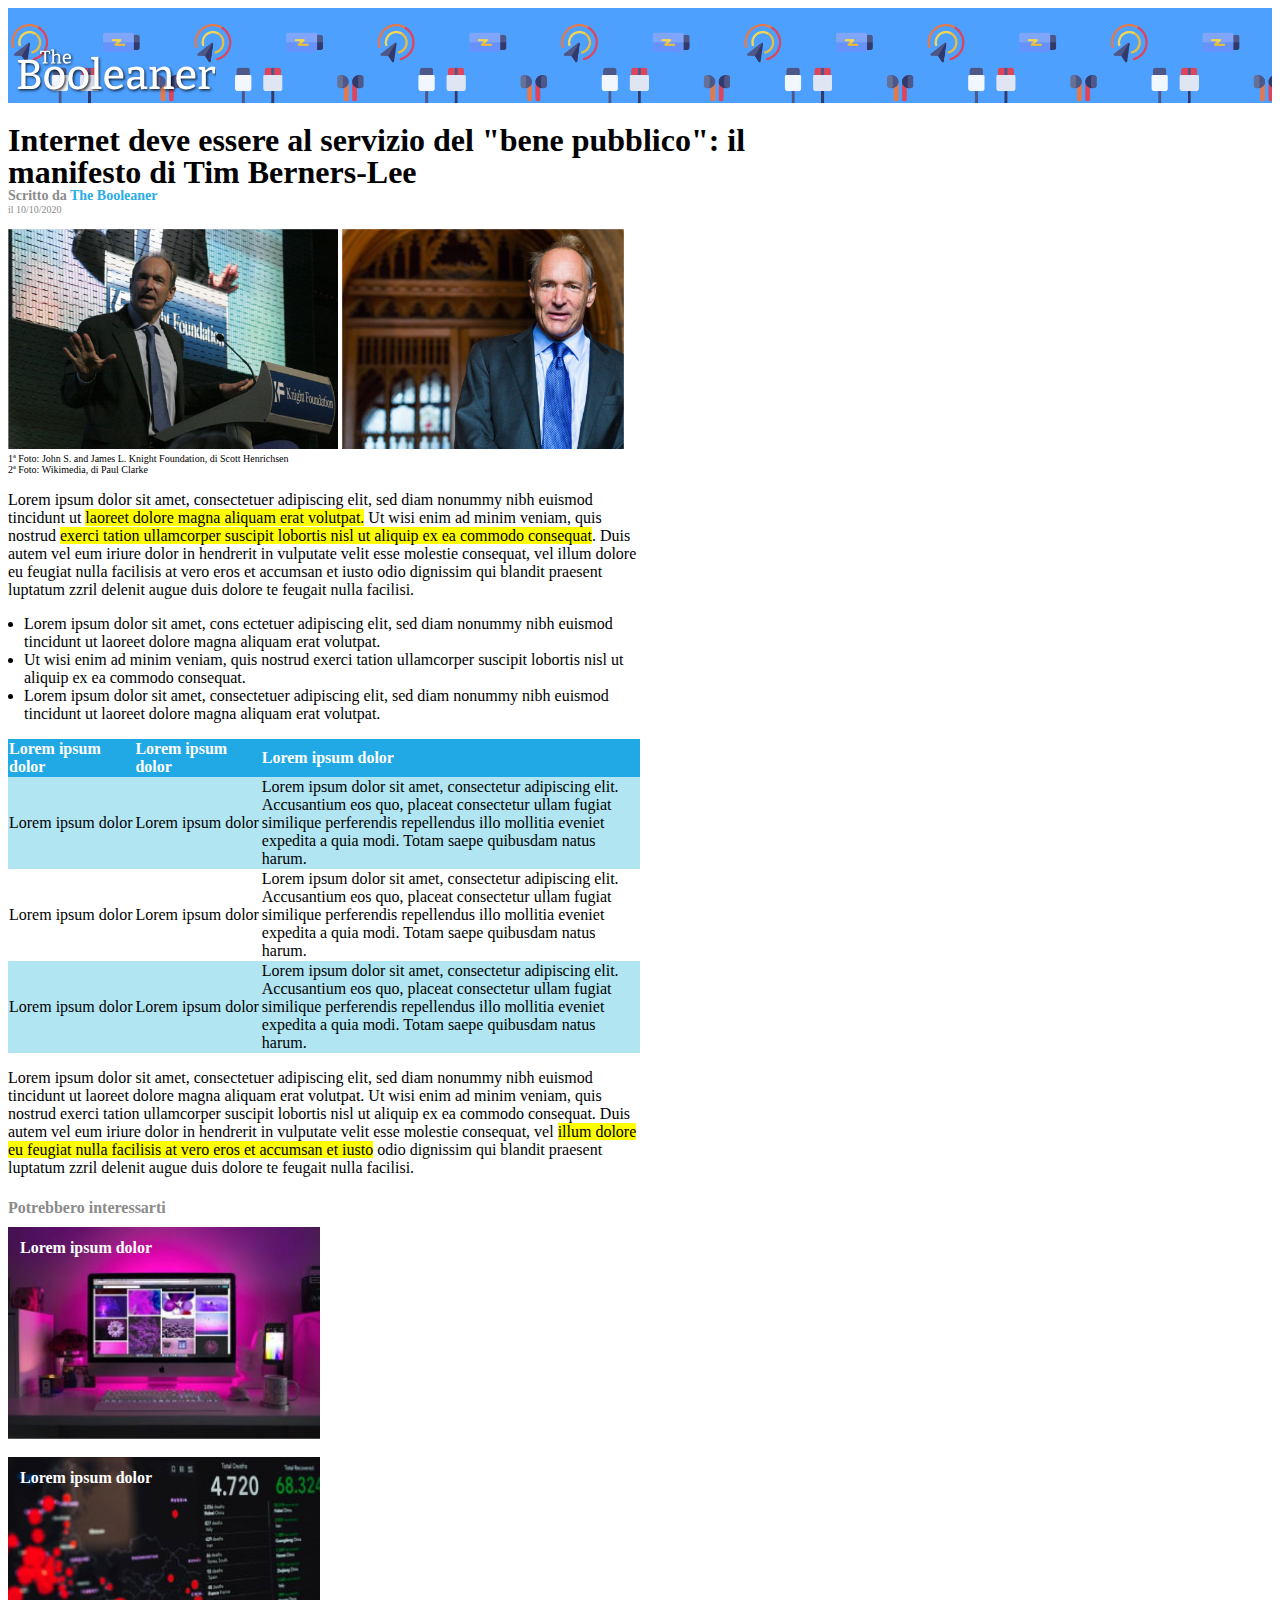
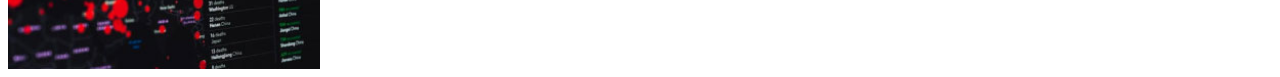
<file: html-css-booleaner/index.html>
<!DOCTYPE html>
<html lang="en">

<head>
    <meta charset="UTF-8">
    <meta name="viewport" content="width=device-width, initial-scale=1.0">
    <title>The Booleaner</title>
    <!--Sto collegando alla pagina html il foglio di stile-->
    <link rel="stylesheet" href="./css/style.css">
</head>

<body>
    <header> <!--è di tipo block dunque sarà l'immagine che inserirò a definire la sua dimensione-->
        <!--assegno un id all'immagine così da impostare le dimensioni nello stile css-->
        <img id="logo" src="./img/logo.svg" alt="The Booleaner img">
    </header>

    <main>
        <section> <!-- Sto creando la sezione TITOLO con didascalia-->
            <h1>Internet deve essere al servizio del "bene pubblico": il <br>manifesto di Tim Berners-Lee</h1>
            <p class="info-autore">Scritto da <span style="color: rgb(41, 173, 230)">The Booleaner</span>
                <!--ho inserito uno stile css in linea senza richiamo al foglio-->
                <br>
                <span class="info-autore-data">il 10/10/2020</span>
            </p>
        </section>


        <section> <!-- Sto creando la sezione FOTO con didascalia-->
            <div id="immagini">
                <!--Sto usando un ID perchhè voglio usare queste impostazioni solo per questa sezione foto-->
                <img src="./img/tim-1.jpg" alt="Tim Berners-Lee 1">
                <img src="./img/tim-2.jpg" alt="Tim Berners-Lee 2">
                <div id="didascalia-immagini">
                    <!--inserendo un DIV essendo di tipo blocco le didascalie vanno a capo e posso impostare lo stile su CSS-->
                    1ª Foto: John S. and James L. Knight Foundation, di Scott Henrichsen
                    <br>
                    2ª Foto: Wikimedia, di Paul Clarke
                </div>
            </div>
        </section>
        <article style="width: 50%;">
            <!-- Sto creando la sezione ARTICOLO con testo e immagini e ho impostato la larghezza al 50% rispetto al contenitore BODY inserendo una proprietà CSS direttamente nel foglio html-->
            <p>
                Lorem ipsum dolor sit amet, consectetuer adipiscing elit, sed diam nonummy nibh euismod tincidunt ut
                <mark>laoreet dolore magna aliquam erat volutpat.</mark> Ut wisi enim ad minim veniam, quis nostrud
                <span class="testo-evidenziato">exerci tation ullamcorper suscipit lobortis nisl ut aliquip ex ea
                    commodo consequat</span>.
                Duis autem vel eum iriure dolor in hendrerit in vulputate velit esse molestie consequat, vel illum
                dolore eu feugiat nulla facilisis at vero eros et accumsan et iusto odio dignissim qui blandit praesent
                luptatum zzril delenit augue duis dolore te feugait nulla facilisi.
            </p>
            <ul>
                <li>Lorem ipsum dolor sit amet, cons ectetuer adipiscing elit, sed diam nonummy nibh euismod tincidunt
                    ut laoreet dolore magna aliquam erat volutpat.</li>
                <li>Ut wisi enim ad minim veniam, quis nostrud exerci tation ullamcorper suscipit lobortis nisl ut
                    aliquip ex ea commodo consequat.</li>
                <li>Lorem ipsum dolor sit amet, consectetuer adipiscing elit, sed diam nonummy nibh euismod tincidunt ut
                    laoreet dolore magna aliquam erat volutpat.</li>
            </ul>

            <table>
                <!-- Sto creando una tabella con 3 colonne e 3 righe, la prima riga è l'intestazione, in CSS ho impostato la larghezza della prima e della seconda colonna della tabella al 20% ognuna della larghezza totale rispetto al contenitore - Article -->
                <thead>
                    <tr class="head_table"> <!-- Ho inserito una classe per poterla stilizzare in CSS -->
                        <th>Lorem ipsum dolor</th>
                        <th>Lorem ipsum dolor</th>
                        <th>Lorem ipsum dolor</th>
                    </tr>
                </thead>
                <tbody>
                    <tr class="riga_azzurra"> <!-- Ho inserito una classe per poterla stilizzare in CSS -->
                        <td>Lorem ipsum dolor</td>
                        <td>Lorem ipsum dolor</td>
                        <td>Lorem ipsum dolor sit amet, consectetur adipiscing elit. Accusantium eos quo, placeat
                            consectetur ullam fugiat similique perferendis repellendus illo mollitia eveniet expedita a
                            quia modi. Totam saepe quibusdam natus harum.</td>
                    </tr>
                    <tr>
                        <td>Lorem ipsum dolor</td>
                        <td>Lorem ipsum dolor</td>
                        <td>Lorem ipsum dolor sit amet, consectetur adipiscing elit. Accusantium eos quo, placeat
                            consectetur ullam fugiat similique perferendis repellendus illo mollitia eveniet expedita a
                            quia modi. Totam saepe quibusdam natus harum.</td>
                    </tr>
                    <tr class="riga_azzurra">
                        <td>Lorem ipsum dolor</td>
                        <td>Lorem ipsum dolor</td>
                        <td>Lorem ipsum dolor sit amet, consectetur adipiscing elit. Accusantium eos quo, placeat
                            consectetur ullam fugiat similique perferendis repellendus illo mollitia eveniet expedita a
                            quia modi. Totam saepe quibusdam natus harum.</td>
                    </tr>
                </tbody>

            </table>



            <p>
                Lorem ipsum dolor sit amet, consectetuer adipiscing elit, sed diam nonummy nibh euismod tincidunt ut
                laoreet dolore magna aliquam erat volutpat. Ut wisi enim ad minim veniam, quis nostrud exerci tation
                ullamcorper suscipit lobortis nisl ut aliquip ex ea commodo consequat. Duis autem vel eum iriure dolor
                in hendrerit in vulputate velit esse molestie consequat, vel
                <span class="testo-evidenziato">illum dolore eu feugiat nulla facilisis at vero eros et accumsan et
                    iusto</span> odio dignissim qui blandit praesent luptatum zzril delenit augue duis dolore te feugait
                nulla facilisi.
            </p>
        </article>
    </main>
    <footer>
        <h4>Potrebbero interessarti</h4>
        <div id="Foto_Monitor_1">Lorem ipsum dolor</div>
        <br>
        <div id="Foto_Monitor_2">Lorem ipsum dolor</div>
    </footer>
</body>

</html>
</file>
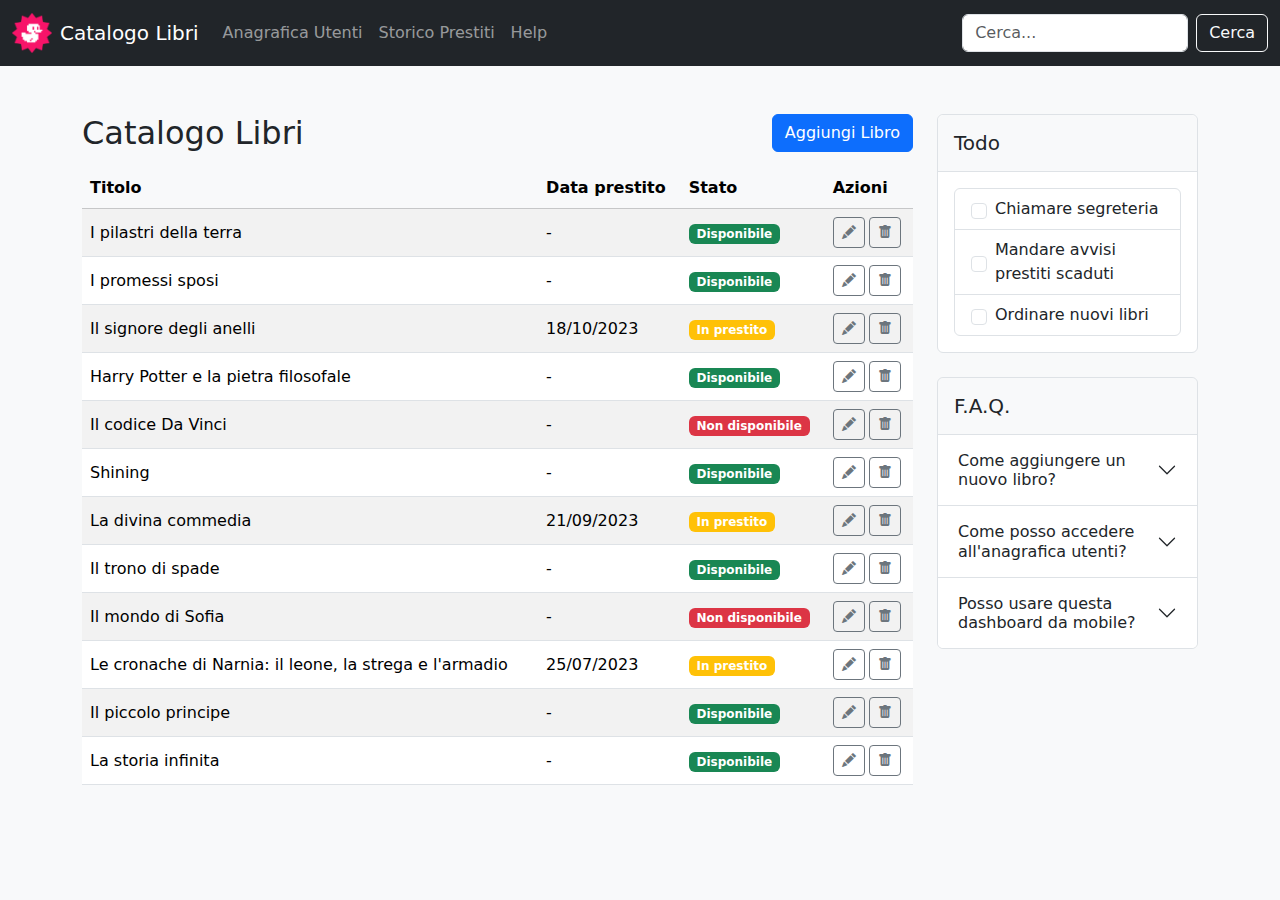
<file: html-css-bootstrap-dashboard/index.html>
<!DOCTYPE html>
<html lang="it">

<head>
  <meta charset="UTF-8">
  <meta name="viewport" content="width=device-width, initial-scale=1">
  <title>Catalogo Libri</title>
  <link href="https://cdn.jsdelivr.net/npm/bootstrap@5.3.2/dist/css/bootstrap.min.css" rel="stylesheet">
  <link href="https://cdn.jsdelivr.net/npm/bootstrap-icons@1.10.5/font/bootstrap-icons.css" rel="stylesheet">
  <style>
    body {
      background-color: #f8f9fa;
    }

    .logo-img {
      width: 40px;
    }
  </style>
</head>

<body>

  <!-- NAVBAR -->
  <nav class="navbar navbar-expand-lg navbar-dark bg-dark">
    <div class="container-fluid">
      <a class="navbar-brand d-flex align-items-center" href="#">
        <img src="img/duck.png" class="logo-img me-2" alt="Logo">
        Catalogo Libri
      </a>
      <button class="navbar-toggler" type="button" data-bs-toggle="collapse" data-bs-target="#navbarNav">
        <span class="navbar-toggler-icon"></span>
      </button>
      <div class="collapse navbar-collapse justify-content-between" id="navbarNav">
        <ul class="navbar-nav">
          <li class="nav-item"><a class="nav-link" href="#">Anagrafica Utenti</a></li>
          <li class="nav-item"><a class="nav-link" href="#">Storico Prestiti</a></li>
          <li class="nav-item"><a class="nav-link" href="#">Help</a></li>
        </ul>
        <form class="d-flex mt-3 mt-lg-0">
          <input class="form-control me-2" type="search" placeholder="Cerca..." aria-label="Cerca">
          <button class="btn btn-outline-light" type="submit">Cerca</button>
        </form>
      </div>
    </div>
  </nav>

  <!-- MAIN -->
  <div class="container my-5">
    <div class="row">
      <!-- COLONNA SINISTRA -->
      <div class="col-lg-9">
        <div class="d-flex justify-content-between align-items-center mb-3">
          <h2 class="m-0">Catalogo Libri</h2>
          <a href="new_book.html" class="btn btn-primary">Aggiungi Libro</a>
        </div>

        <!-- TABELLA -->
        <div class="table-responsive">
          <table class="table table-striped align-middle">
            <thead class="table-light">
              <tr>
                <th>Titolo</th>
                <th class="d-none d-md-table-cell">Data prestito</th>
                <th>Stato</th>
                <th>Azioni</th>
              </tr>
            </thead>
            <tbody>
              <tr>
                <td>I pilastri della terra</td>
                <td class="d-none d-md-table-cell">-</td>
                <td><span class="badge bg-success">Disponibile</span></td>
                <td>
                  <div class="d-flex gap-1"><button class="btn btn-outline-secondary btn-sm"><i
                        class="bi bi-pencil-fill"></i></button><button class="btn btn-outline-secondary btn-sm"><i
                        class="bi bi-trash-fill"></i></button></div>
                </td>
              </tr>
              <tr>
                <td>I promessi sposi</td>
                <td class="d-none d-md-table-cell">-</td>
                <td><span class="badge bg-success">Disponibile</span></td>
                <td>
                  <div class="d-flex gap-1"><button class="btn btn-outline-secondary btn-sm"><i
                        class="bi bi-pencil-fill"></i></button><button class="btn btn-outline-secondary btn-sm"><i
                        class="bi bi-trash-fill"></i></button></div>
                </td>
              </tr>
              <tr>
                <td>Il signore degli anelli</td>
                <td class="d-none d-md-table-cell">18/10/2023</td>
                <td><span class="badge bg-warning">In prestito</span></td>
                <td>
                  <div class="d-flex gap-1"><button class="btn btn-outline-secondary btn-sm"><i
                        class="bi bi-pencil-fill"></i></button><button class="btn btn-outline-secondary btn-sm"><i
                        class="bi bi-trash-fill"></i></button></div>
                </td>
              </tr>
              <tr>
                <td>Harry Potter e la pietra filosofale</td>
                <td class="d-none d-md-table-cell">-</td>
                <td><span class="badge bg-success">Disponibile</span></td>
                <td>
                  <div class="d-flex gap-1"><button class="btn btn-outline-secondary btn-sm"><i
                        class="bi bi-pencil-fill"></i></button><button class="btn btn-outline-secondary btn-sm"><i
                        class="bi bi-trash-fill"></i></button></div>
                </td>
              </tr>
              <tr>
                <td>Il codice Da Vinci</td>
                <td class="d-none d-md-table-cell">-</td>
                <td><span class="badge bg-danger">Non disponibile</span></td>
                <td>
                  <div class="d-flex gap-1"><button class="btn btn-outline-secondary btn-sm"><i
                        class="bi bi-pencil-fill"></i></button><button class="btn btn-outline-secondary btn-sm"><i
                        class="bi bi-trash-fill"></i></button></div>
                </td>
              </tr>
              <tr>
                <td>Shining</td>
                <td class="d-none d-md-table-cell">-</td>
                <td><span class="badge bg-success">Disponibile</span></td>
                <td>
                  <div class="d-flex gap-1"><button class="btn btn-outline-secondary btn-sm"><i
                        class="bi bi-pencil-fill"></i></button><button class="btn btn-outline-secondary btn-sm"><i
                        class="bi bi-trash-fill"></i></button></div>
                </td>
              </tr>
              <tr>
                <td>La divina commedia</td>
                <td class="d-none d-md-table-cell">21/09/2023</td>
                <td><span class="badge bg-warning">In prestito</span></td>
                <td>
                  <div class="d-flex gap-1"><button class="btn btn-outline-secondary btn-sm"><i
                        class="bi bi-pencil-fill"></i></button><button class="btn btn-outline-secondary btn-sm"><i
                        class="bi bi-trash-fill"></i></button></div>
                </td>
              </tr>
              <tr>
                <td>Il trono di spade</td>
                <td class="d-none d-md-table-cell">-</td>
                <td><span class="badge bg-success">Disponibile</span></td>
                <td>
                  <div class="d-flex gap-1"><button class="btn btn-outline-secondary btn-sm"><i
                        class="bi bi-pencil-fill"></i></button><button class="btn btn-outline-secondary btn-sm"><i
                        class="bi bi-trash-fill"></i></button></div>
                </td>
              </tr>
              <tr>
                <td>Il mondo di Sofia</td>
                <td class="d-none d-md-table-cell">-</td>
                <td><span class="badge bg-danger">Non disponibile</span></td>
                <td>
                  <div class="d-flex gap-1"><button class="btn btn-outline-secondary btn-sm"><i
                        class="bi bi-pencil-fill"></i></button><button class="btn btn-outline-secondary btn-sm"><i
                        class="bi bi-trash-fill"></i></button></div>
                </td>
              </tr>
              <tr>
                <td>Le cronache di Narnia: il leone, la strega e l'armadio</td>
                <td class="d-none d-md-table-cell">25/07/2023</td>
                <td><span class="badge bg-warning">In prestito</span></td>
                <td>
                  <div class="d-flex gap-1"><button class="btn btn-outline-secondary btn-sm"><i
                        class="bi bi-pencil-fill"></i></button><button class="btn btn-outline-secondary btn-sm"><i
                        class="bi bi-trash-fill"></i></button></div>
                </td>
              </tr>
              <tr>
                <td>Il piccolo principe</td>
                <td class="d-none d-md-table-cell">-</td>
                <td><span class="badge bg-success">Disponibile</span></td>
                <td>
                  <div class="d-flex gap-1"><button class="btn btn-outline-secondary btn-sm"><i
                        class="bi bi-pencil-fill"></i></button><button class="btn btn-outline-secondary btn-sm"><i
                        class="bi bi-trash-fill"></i></button></div>
                </td>
              </tr>
              <tr>
                <td>La storia infinita</td>
                <td class="d-none d-md-table-cell">-</td>
                <td><span class="badge bg-success">Disponibile</span></td>
                <td>
                  <div class="d-flex gap-1"><button class="btn btn-outline-secondary btn-sm"><i
                        class="bi bi-pencil-fill"></i></button><button class="btn btn-outline-secondary btn-sm"><i
                        class="bi bi-trash-fill"></i></button></div>
                </td>
              </tr>
            </tbody>
          </table>
        </div>
      </div>

      <!-- COLONNA DESTRA -->
      <div class="col-lg-3 mt-4 mt-lg-0">
        <!-- TODO -->
        <div class="border rounded mb-4 bg-white">
          <div class="bg-light p-3 border-bottom rounded-top">
            <h5 class="mb-0">Todo</h5>
          </div>
          <div class="bg-white border rounded mx-3 my-3">
            <label class="d-flex align-items-center px-3 py-2 border-bottom">
              <input class="form-check-input me-2" type="checkbox">
              Chiamare segreteria
            </label>
            <label class="d-flex align-items-center px-3 py-2 border-bottom">
              <input class="form-check-input me-2" type="checkbox">
              Mandare avvisi prestiti scaduti
            </label>
            <label class="d-flex align-items-center px-3 py-2">
              <input class="form-check-input me-2" type="checkbox">
              Ordinare nuovi libri
            </label>
          </div>
        </div>

        <!-- F.A.Q. -->
        <div class="border rounded">
          <div class="bg-light p-3 border-bottom rounded-top">
            <h5 class="mb-0">F.A.Q.</h5>
          </div>
          <div class="accordion" id="faqAccordion">
            <div class="accordion-item border-0 border-bottom rounded-0">
              <h2 class="accordion-header">
                <button class="accordion-button collapsed" type="button" data-bs-toggle="collapse"
                  data-bs-target="#faq1">
                  Come aggiungere un nuovo libro?
                </button>
              </h2>
              <div id="faq1" class="accordion-collapse collapse" data-bs-parent="#faqAccordion">
                <div class="accordion-body">Clicca su "Aggiungi Libro".</div>
              </div>
            </div>
            <div class="accordion-item border-0 border-bottom rounded-0">
              <h2 class="accordion-header">
                <button class="accordion-button collapsed" type="button" data-bs-toggle="collapse"
                  data-bs-target="#faq2">
                  Come posso accedere all'anagrafica utenti?
                </button>
              </h2>
              <div id="faq2" class="accordion-collapse collapse" data-bs-parent="#faqAccordion">
                <div class="accordion-body">Dal menu in alto clicca su "Anagrafica Utenti".</div>
              </div>
            </div>
            <div class="accordion-item border-0 rounded-bottom">
              <h2 class="accordion-header">
                <button class="accordion-button collapsed" type="button" data-bs-toggle="collapse"
                  data-bs-target="#faq3">
                  Posso usare questa dashboard da mobile?
                </button>
              </h2>
              <div id="faq3" class="accordion-collapse collapse" data-bs-parent="#faqAccordion">
                <div class="accordion-body">Sì, è responsive!</div>
              </div>
            </div>
          </div>
        </div>


      </div> <!-- fine col-destra -->


    </div> <!-- fine row -->
  </div> <!-- fine container -->

  <!-- BOOTSTRAP JS -->
  <script src="https://cdn.jsdelivr.net/npm/bootstrap@5.3.2/dist/js/bootstrap.bundle.min.js"></script>
</body>

</html>
</file>
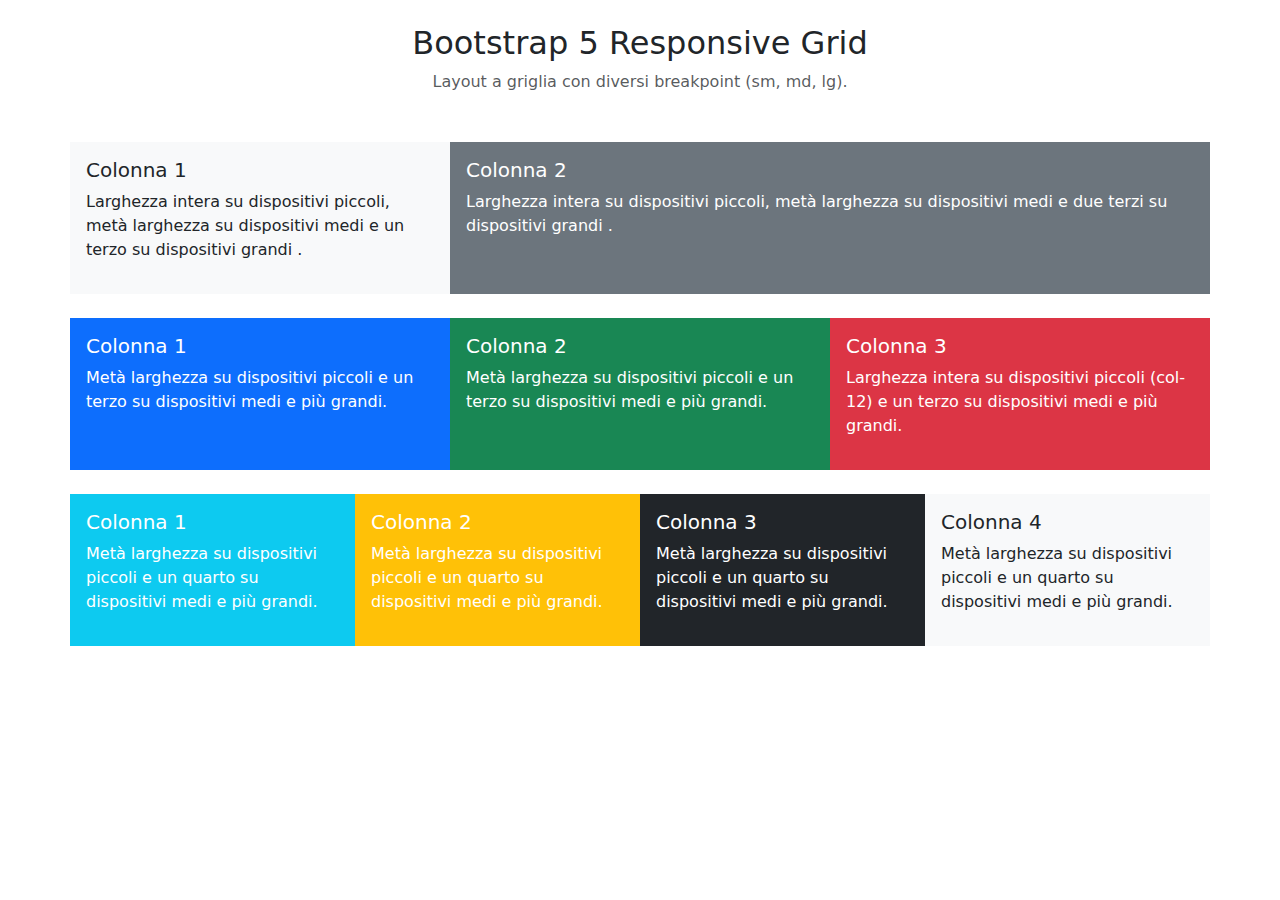
<file: htmlcss-bootstrap-layout/index.html>
<!-- NOTA DI SPIEGAZIONE SU BOOTSTRAP 
 
Bootstrap divide ogni riga (row) in 12 colonne
Per fare:
mezza larghezza → col-6 (12 / 2)
un terzo → col-4 (12 / 3)
un quarto → col-3 (12 / 4)
tutta → col-12

E si possono fare responsive con:
col-sm-6 (per schermi piccoli e superiori)
col-md-4 (per schermi medi e superiori)
col-lg-3 (per schermi grandi)-->


<!--
Spiegazione delle classi Bootstrap per la griglia
| Classe                           | Cosa fa                                                                       | Esempio                   |
| -------------------------------- | ----------------------------------------------------------------------------- | ------------------------- |
| `container`                      | Crea un contenitore **centrato** con margini ai lati                          | `<div class="container">` |
| `row`                            | Crea una **riga** per contenere colonne                                       | `<div class="row">`       |
| `col-12`, `col-6`, `col-4`, ecc. | Crea **colonne** dentro la riga. Bootstrap divide lo schermo in **12 parti**. | `col-6` = metà larghezza  |


Responsive design (adattabile a dispositivi)
| Classe                        | Cosa fa                                                       |
| ----------------------------- | ------------------------------------------------------------- |
| `col-sm-6`                    | 6 colonne su **schermi piccoli e superiori**                  |
| `col-md-4`                    | 4 colonne su **tablet (≥768px)**                              |
| `col-lg-3`                    | 3 colonne su **desktop (≥992px)**                             |
| `row-cols-2`, `row-cols-md-4` | Divide le colonne **automaticamente** in base alla dimensione |

Colori di sfondo Bootstrap
| Classe         | Colore                  | Dove si usa               |
| -------------- | ----------------------- | ------------------------- |
| `bg-primary`   | Blu Bootstrap           | Per dare colore di sfondo |
| `bg-secondary` | Grigio scuro            |                           |
| `bg-success`   | Verde                   |                           |
| `bg-danger`    | Rosso                   |                           |
| `bg-warning`   | Giallo                  |                           |
| `bg-info`      | Azzurro                 |                           |
| `bg-light`     | Grigio chiaro           |                           |
| `bg-dark`      | Nero/grigio molto scuro |                           |

Colori del testo
| Classe        | Effetto                              |
| ------------- | ------------------------------------ |
| `text-white`  | Testo bianco (serve su sfondi scuri) |
| `text-muted`  | Testo grigio chiaro (più "morbido")  |
| `text-center` | Centra il testo                      |
| `text-end`    | Allinea il testo a destra            |
| `text-start`  | Allinea il testo a sinistra          |

Margini e Padding
| Classe             | Significato                              |
| ------------------ | ---------------------------------------- |
| `p-3`              | Padding (spazio interno) su tutti i lati |
| `p-1` fino a `p-5` | Da piccolo a grande                      |
| `m-3`              | Margin (spazio esterno) su tutti i lati  |
| `mt-4`             | Margin top (sopra)                       |
| `mb-2`             | Margin bottom (sotto)                    |
| `ms-2`, `me-2`     | Margin sinistro (start) / destro (end)   |

Altro utile
| Classe                   | Significato                                |
| ------------------------ | ------------------------------------------ |
| `d-flex`                 | Attiva Flexbox (per allineamenti avanzati) |
| `justify-content-center` | Centra orizzontalmente                     |
| `align-items-center`     | Centra verticalmente                       |
| `shadow`                 | Aggiunge un’ombra al box                   |
| `rounded`                | Angoli arrotondati                         |
-->

<!DOCTYPE html>
<html lang="it">

<head>
    <meta charset="UTF-8">
    <meta name="viewport" content="width=device-width, initial-scale=1.0">
    <title>Bootstrap Grid Layout Responsive</title>
    <!-- Bootstrap 5 CDN - Link al CSS -->
    <link href="https://cdn.jsdelivr.net/npm/bootstrap@5.3.0/dist/css/bootstrap.min.css" rel="stylesheet">
</head>

<body>
    <!-- Navbar / Titolo Principale -->
    <div class="text-center mt-4"> <!-- centra il testo e mt-4 da margine sopra-->
        <h2>Bootstrap 5 Responsive Grid</h2>
        <p class="text-muted">Layout a griglia con diversi breakpoint (sm, md, lg).</p>
        <!-- text-muted colore grigio chiaro -->
    </div>

    <!-- Container Principale -->
    <div class="container mt-5"> <!-- container mantiene tutto al centro e lascia margine ai lati -->

        <!-- RIGA 1: 2 colonne -->
        <div class="row"> <!--Inizia una riga: è come una striscia su cui si "poggiano" le colonne -->

            <!-- PRIMA COLONNA (BIANCA) -->
            <div class="col-12 col-md-6 col-lg-4 bg-light p-3">
                <!--  Crea una colonna con:
                    col-12 = larga tutta su telefoni
                    col-md-6 = mezza su tablet
                    col-lg-4 = 1/3 su PC
                    bg-light = sfondo chiaro
                    p-3 = spazio interno (padding)-->
                <h5>Colonna 1</h5>
                <p>Larghezza intera su dispositivi piccoli, metà larghezza su dispositivi medi e un terzo su dispositivi
                    grandi .</p>
            </div>

            <!-- SECONDA COLONNA (GRIGIA)-->
            <div class="col-12 col-md-6 col-lg-8 bg-secondary text-white p-3">
                <!-- text-white per rendere leggibile il testo su sfondo scuro -->
                <!--  Seconda colonna:
                    col-12 = tutta larghezza su mobile
                    col-md-6 = metà su tablet
                    col-lg-8 = 2/3 su PC
                    bg-secondary = grigio scuro
                    text-white = testo bianco (per contrasto)
                    p-3 = padding-->
                <h5>Colonna 2</h5>
                <p>Larghezza intera su dispositivi piccoli, metà larghezza su dispositivi medi e due terzi su
                    dispositivi grandi .</p>
            </div>

        </div>


        <!-- RIGA 2: 3 colonne -->
        <div class="row mt-4">
            <div class="col-6 col-md-4 bg-primary text-white p-3">
                <h5>Colonna 1</h5>
                <p>Metà larghezza su dispositivi piccoli e un terzo su dispositivi medi e più grandi.</p>
            </div>
            <div class="col-6 col-md-4 bg-success text-white p-3">
                <h5>Colonna 2</h5>
                <p>Metà larghezza su dispositivi piccoli e un terzo su dispositivi medi e più grandi.</p>
            </div>
            <div class="col-12 col-md-4 bg-danger text-white p-3">
                <h5>Colonna 3</h5>
                <p>Larghezza intera su dispositivi piccoli (col-12) e un terzo su dispositivi medi e più grandi.</p>
            </div>
        </div>

        <!-- RIGA 3: 4 colonne -->
        <div class="row mt-4">
            <div class="col-6 col-md-3 bg-info text-white p-3">
                <h5>Colonna 1</h5>
                <p>Metà larghezza su dispositivi piccoli e un quarto su dispositivi medi e più grandi.</p>
            </div>
            <div class="col-6 col-md-3 bg-warning text-white p-3">
                <h5>Colonna 2</h5>
                <p>Metà larghezza su dispositivi piccoli e un quarto su dispositivi medi e più grandi.</p>
            </div>
            <div class="col-6 col-md-3 bg-dark text-white p-3">
                <h5>Colonna 3</h5>
                <p>Metà larghezza su dispositivi piccoli e un quarto su dispositivi medi e più grandi.</p>
            </div>
            <div class="col-6 col-md-3 bg-light p-3">
                <h5>Colonna 4</h5>
                <p>Metà larghezza su dispositivi piccoli e un quarto su dispositivi medi e più grandi.</p>
            </div>
        </div>

    </div>

</body>

</html>


<!--    col-12: intera larghezza su mobile
        col-6: metà
        col-md-4: 1/3 da tablet in su
        col-md-3: 1/4 da tablet in su
        bg-primary, bg-danger, bg-dark, ecc.: colori di sfondo Bootstrap
        text-white: colore del testo bianco (per leggibilità)
        p-3: padding interno (spazio dentro il box)
        mt-4: margine superiore (space tra le righe)

APPRONFODIMENTO SUI BREAKPOINT BOOTSTRAP 5

| **Classe** | **Min. larghezza schermo** | **Esempio di dispositivo**          | **Nome "tecnico"**        |
| ---------- | -------------------------- | ----------------------------------- | ------------------------- |
| `col-`     | 0 px                       | Smartphone piccoli                  | (nessun breakpoint)       |
| `col-sm-`  | ≥ 576 px                   | Smartphone larghi (es. iPhone Plus) | `sm` = small              |
| `col-md-`  | ≥ 768 px                   | Tablet verticali (es. iPad)         | `md` = medium             |
| `col-lg-`  | ≥ 992 px                   | Laptop piccoli                      | `lg` = large              |
| `col-xl-`  | ≥ 1200 px                  | Desktop grandi                      | `xl` = extra large        |
| `col-xxl-` | ≥ 1400 px                  | Monitor giganti (4K)                | `xxl` = extra-extra large |

Per quanto riguarda i dispositivi mobili dunque bisogna fare attenzione:

sm è per smartphone larghi (es. iPhone Plus) ma per quelli più piccoli non serve 
in quanto Bootstrap considera tutto ciò che è inferiore a 576px come "col-12" (intera larghezza). 

RICAPITOLANDO:

| Classe      | Dove funziona                                                   | Esempio               | 
| ----------- | --------------------------------------------------------------- | --------------------  |
| `col-12`    | **Sempre**, su **tutti gli schermi** (anche smartphone piccoli) | 📱 🖥️                 |
| `col-sm-12` | Solo da **small** in su = **tablet piccolo** (minimo 576px)     | ❌ smartphone < 576px |
-->
</file>
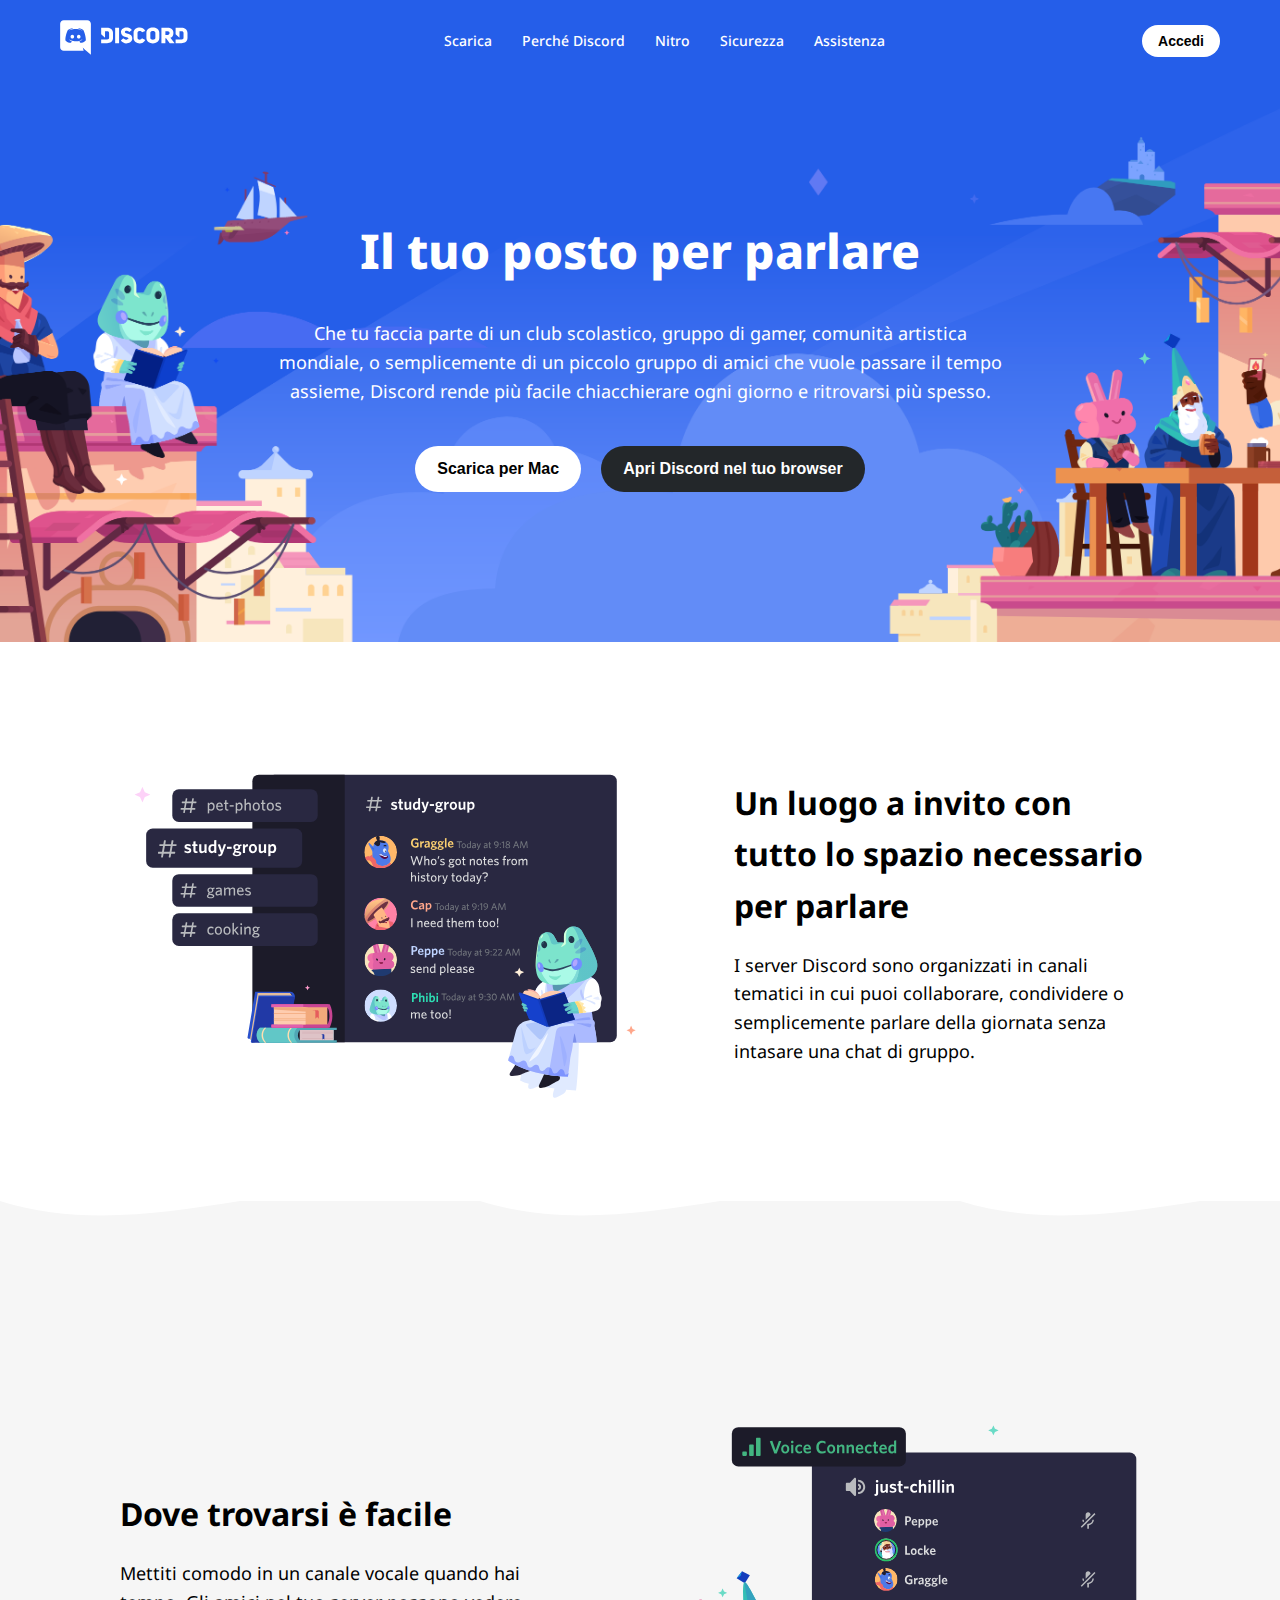
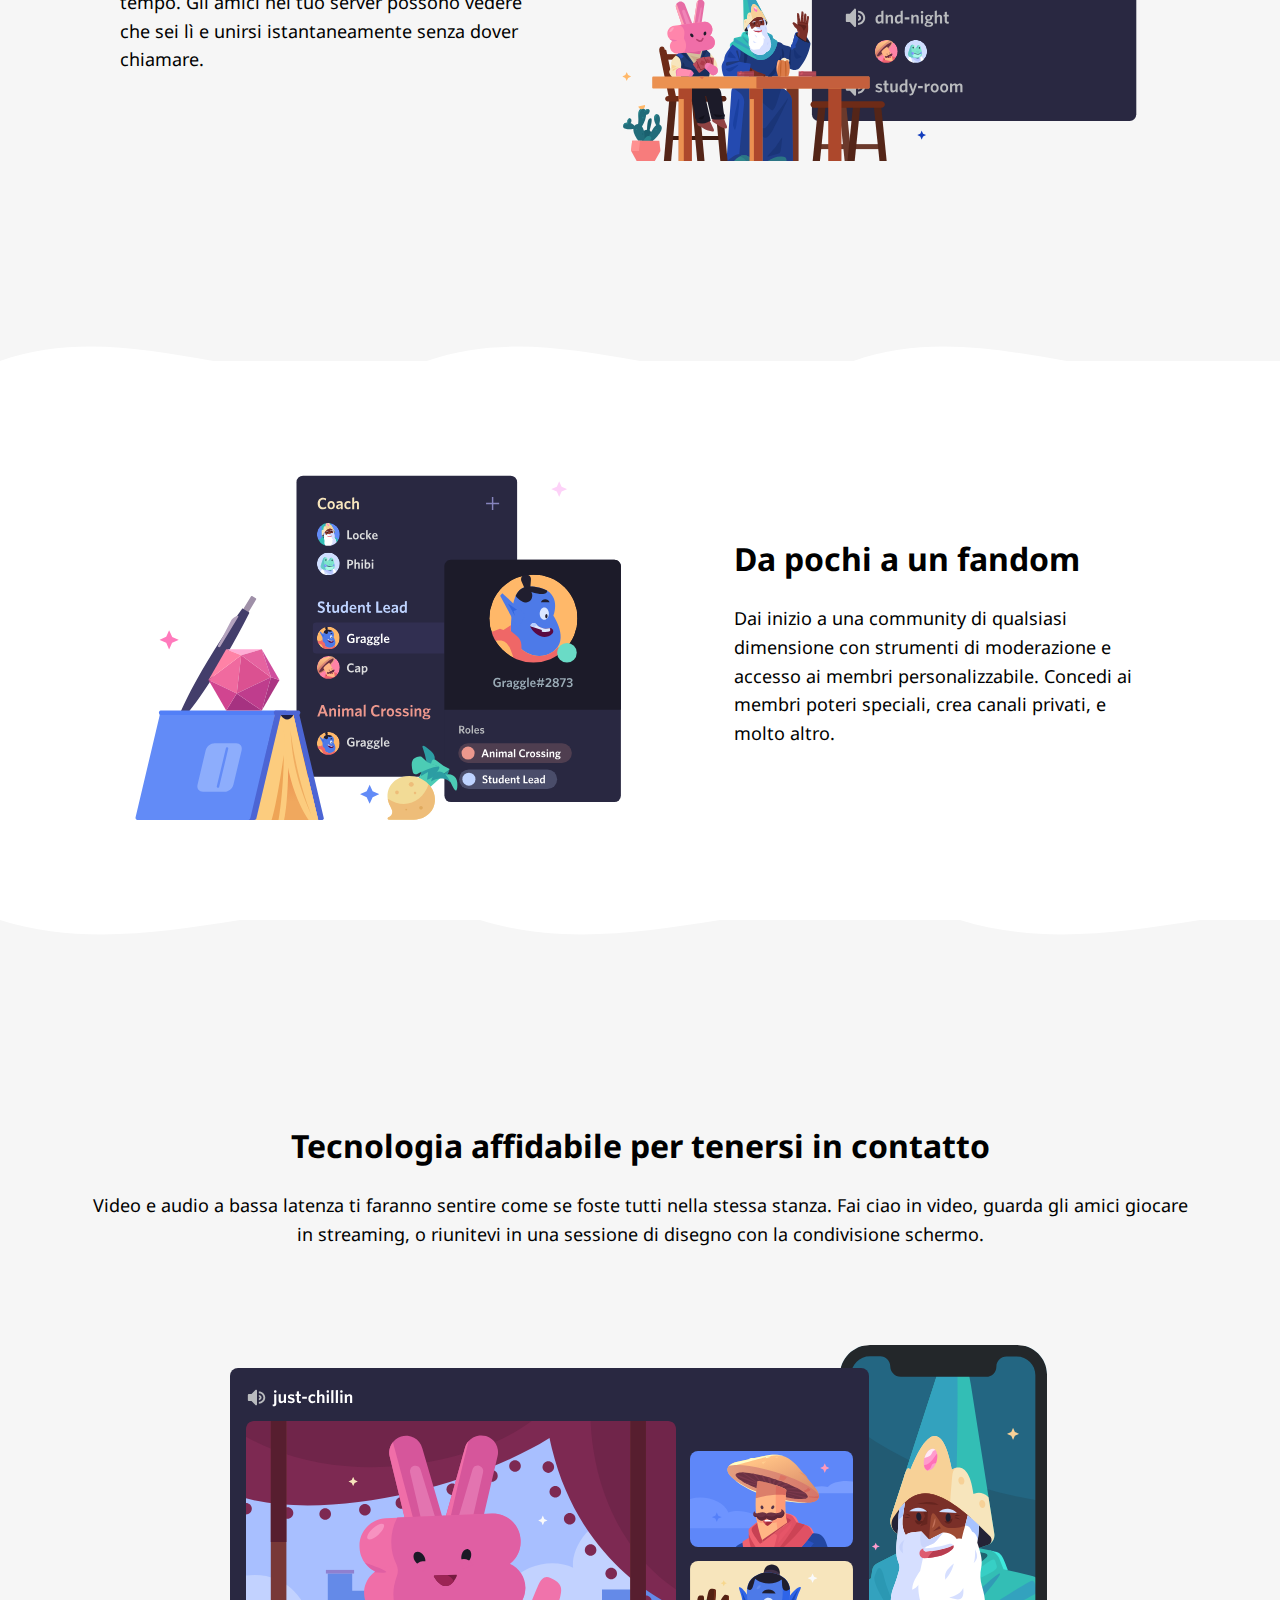
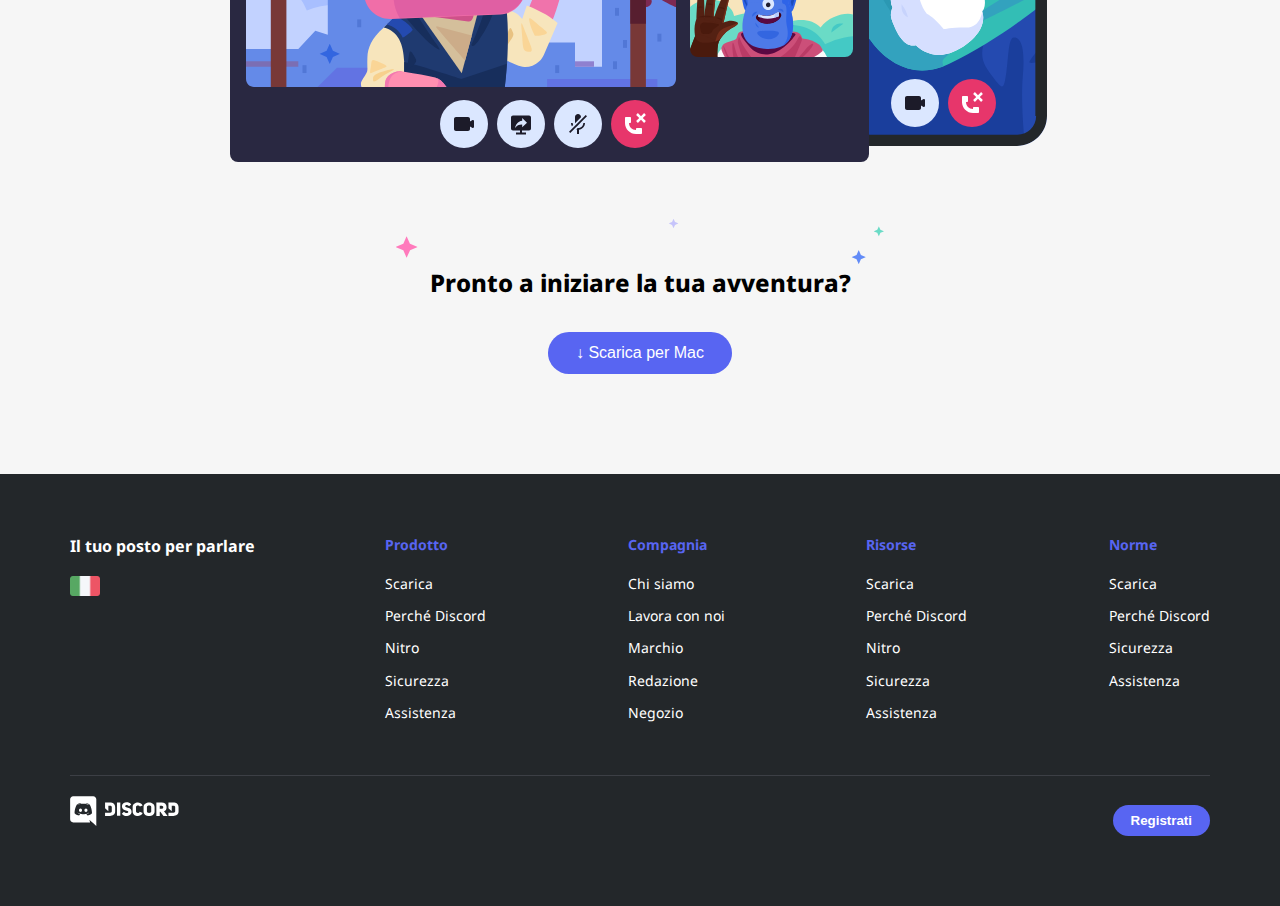
<file: htmlcss-discord/index.html>
<!DOCTYPE html>
<html lang="it">

<head>
    <meta charset="UTF-8" />
    <meta name="viewport" content="width=device-width, initial-scale=1.0" />
    <title>Struttura Discord - HTML - CSS</title>

    <!-- Importazione del font "Noto Sans" da Google Fonts -->
    <link rel="stylesheet" href="https://fonts.googleapis.com/css2?family=Noto+Sans:wght@400;500;700&display=swap" />

    <!-- Collegamento foglio stile css -->
    <link rel="stylesheet" href="css/style-final.css" />
</head>

<body>
    <!-- Header -->
    <header>

        <!-- Box Header -->
        <div class="box-header"> <!-- Box per il contenuto dell'header, serve per organizzare lo spazio -->
            <nav>
                <div class="logo">
                    <img src="img/logo.svg" alt="Logo Discord" />
                </div>

                <div class="links">
                    <a href="#">Scarica</a>
                    <a href="#">Perché Discord</a>
                    <a href="#">Nitro</a>
                    <a href="#">Sicurezza</a>
                    <a href="#">Assistenza</a>
                </div>

                <button type="button" class="login">Accedi</button>
            </nav>

            <!-- Box Hero -->
            <div class="hero">
                <div class="box-hero">
                    <h1>Il tuo posto per parlare</h1>
                    <p>
                        Che tu faccia parte di un club scolastico, gruppo di gamer, comunità artistica<br>
                        mondiale, o semplicemente di un piccolo gruppo di amici che vuole passare il tempo<br>
                        assieme, Discord rende più facile chiacchierare ogni giorno e ritrovarsi più spesso.
                    </p>
                    <div class="hero-buttons">
                        <button class="mac">Scarica per Mac</button>
                        <button class="browser">Apri Discord nel tuo browser</button>
                    </div>
                </div>
            </div>


        </div>
    </header>

    <main>

        <!-- SEZIONI ALTERNATE 1 - 2 - 3 -->

        <!-- Sezione 1 - Bianca -->
        <section class="sezione-bianca">
            <div class="box-sezione-alternata">
                <div class="grande">
                    <img src="img/item1.svg" alt="Immagine sezione 1" />
                </div>
                <div class="piccola">
                    <h2>Un luogo a invito con tutto lo spazio necessario per parlare</h2>
                    <p>
                        I server Discord sono organizzati in canali tematici in cui puoi collaborare,
                        condividere o semplicemente parlare della giornata senza intasare una chat di gruppo.
                    </p>
                </div>
            </div>
        </section>

        <!-- Onda GRIGIA su fondo BIANCO (inizio sezione grigia) -->
        <div class="onda">
            <svg viewBox="0 0 1440 100" preserveAspectRatio="none" xmlns="http://www.w3.org/2000/svg">
                <path d="M0,0 
                 C180,50 360,-50 540,0 
                 C720,50 900,-50 1080,0 
                 C1260,50 1440,-50 1620,0 
                 L1620,100 L0,100 Z" fill="#f6f6f6"></path>
            </svg>
        </div>

        <!-- Sezione 2 - Grigia (invertita) -->
        <section class="sezione-grigia sezione-invertita">
            <div class="box-sezione-alternata">
                <div class="grande">
                    <img src="img/item2.svg" alt="Immagine sezione 2" />
                </div>
                <div class="piccola">
                    <h2>Dove trovarsi è facile</h2>
                    <p>
                        Mettiti comodo in un canale vocale quando hai tempo. Gli amici nel tuo server
                        possono vedere che sei lì e unirsi istantaneamente senza dover chiamare.
                    </p>
                </div>
            </div>
        </section>

        <!-- Onda BIANCA su fondo GRIGIO (inizio sezione bianca) -->
        <div class="onda">
            <svg viewBox="0 0 1620 100" preserveAspectRatio="none" xmlns="http://www.w3.org/2000/svg">
                <path d="M0,100 
                 C180,50 360,150 540,100 
                 C720,50 900,150 1080,100 
                 C1260,50 1440,150 1620,100 
                 L1620,0 L0,0 Z" fill="#f6f6f6"></path>
            </svg>
        </div>

        <!-- Sezione 3 - Bianca -->
        <section class="sezione-bianca">
            <div class="box-sezione-alternata">
                <div class="grande">
                    <img src="img/item3.svg" alt="Immagine sezione 3" />
                </div>
                <div class="piccola">
                    <h2>Da pochi a un fandom</h2>
                    <p>
                        Dai inizio a una community di qualsiasi dimensione con strumenti di moderazione
                        e accesso ai membri personalizzabile. Concedi ai membri poteri speciali,
                        crea canali privati, e molto altro.
                    </p>
                </div>
            </div>
        </section>


        <!-- Onda GRIGIA su fondo BIANCO (inizio sezione grigia) -->
        <div class="onda">
            <svg viewBox="0 0 1440 100" preserveAspectRatio="none" xmlns="http://www.w3.org/2000/svg">
                <path d="M0,0 
                 C180,50 360,-50 540,0 
                 C720,50 900,-50 1080,0 
                 C1260,50 1440,-50 1620,0 
                 L1620,100 L0,100 Z" fill="#f6f6f6"></path>
            </svg>
        </div>

        <!-- BLOCCO FINALE -->
        <div class="box-blocco-finale">
            <div class="box-contenuto-finale">
                <h2>Tecnologia affidabile per tenersi in contatto</h2>
                <p>
                    Video e audio a bassa latenza ti faranno sentire come se foste tutti nella stessa stanza.
                    Fai ciao in video, guarda gli amici giocare in streaming, o riunitevi in una sessione di disegno
                    con la condivisione schermo.
                </p>
                <img src="img/item4-big.svg" alt="Tecnologia affidabile" class="illustrazione-finale" />
                <img src="img/stars.svg" alt="Decorazione stelle" class="stars" >
                <h3>Pronto a iniziare la tua avventura?</h3>
                <button class="mac">↓ Scarica per Mac</button>
            </div>
        </div>

    </main>

<footer>
  <div class="box-footer">

    <!-- Parte alta con logo + colonne -->
    <div class="footer-top">
      <!-- Logo e bandiera -->
      <div class="footer-left">
        
        <h4>Il tuo posto per parlare</h4>
        <img src="img/ita.png" alt="Bandiera italiana" class="bandiera" />
        <div class="social">
          <i class="fa-brands fa-twitter"></i>
          <i class="fa-brands fa-instagram"></i>
          <i class="fa-brands fa-facebook"></i>
          <i class="fa-brands fa-youtube"></i>
        </div>
      </div>

      <!-- Colonne -->
      <div class="footer-columns">
        <div class="colonna">
          <h5>Prodotto</h5>
          <ul>
            <li><a href="#">Scarica</a></li>
            <li><a href="#">Perché Discord</a></li>
            <li><a href="#">Nitro</a></li>
            <li><a href="#">Sicurezza</a></li>
            <li><a href="#">Assistenza</a></li>
          </ul>
        </div>

        <div class="colonna">
          <h5>Compagnia</h5>
          <ul>
            <li><a href="#">Chi siamo</a></li>
            <li><a href="#">Lavora con noi</a></li>
            <li><a href="#">Marchio</a></li>
            <li><a href="#">Redazione</a></li>
            <li><a href="#">Negozio</a></li>
          </ul>
        </div>

        <div class="colonna">
          <h5>Risorse</h5>
          <ul>
            <li><a href="#">Scarica</a></li>
            <li><a href="#">Perché Discord</a></li>
            <li><a href="#">Nitro</a></li>
            <li><a href="#">Sicurezza</a></li>
            <li><a href="#">Assistenza</a></li>
          </ul>
        </div>

        <div class="colonna">
          <h5>Norme</h5>
          <ul>
            <li><a href="#">Scarica</a></li>
            <li><a href="#">Perché Discord</a></li>
            <li><a href="#">Sicurezza</a></li>
            <li><a href="#">Assistenza</a></li>
          </ul>
        </div>
      </div>
    </div>

    <!-- Linea -->
    <hr />

    <!-- Piè di pagina -->
    <div class="footer-bottom">
      <img src="img/logo.svg" alt="Logo Discord" class="logo-footer" />
      <button class="registrati">Registrati</button>
    </div>

  </div>
</footer>


</body>

</html>
</file>
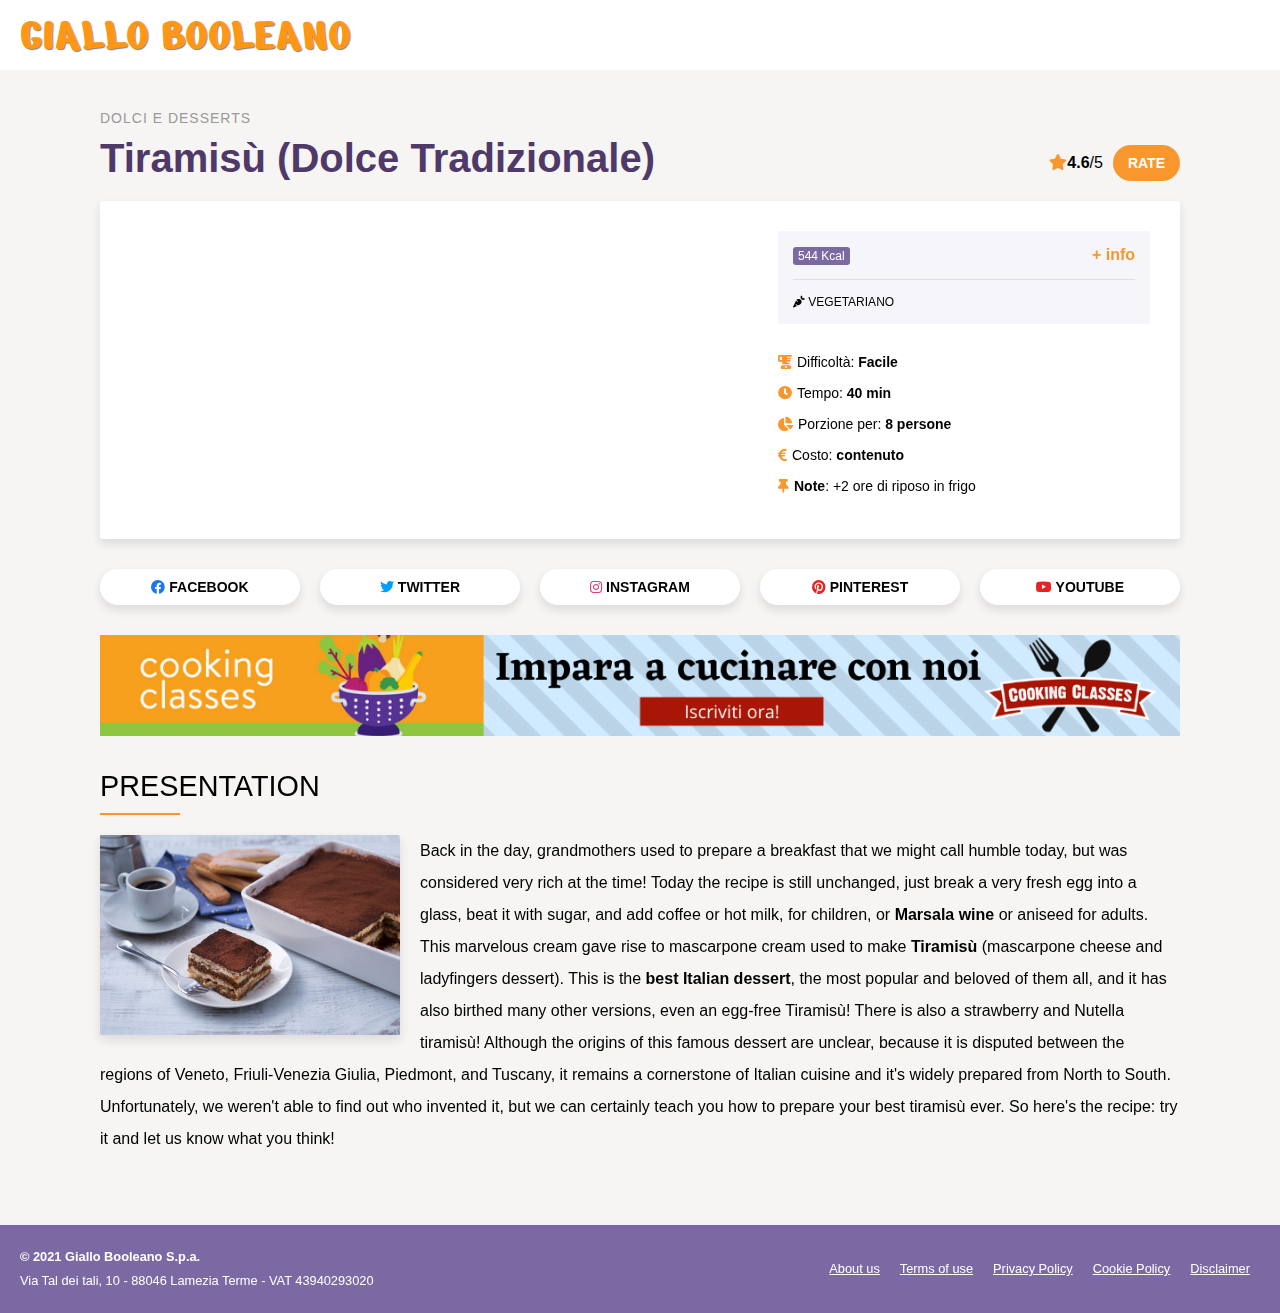
<file: htmlcss-responsive-layout/index.html>
<!DOCTYPE html>
<html lang="en">

<head>
  <meta charset="UTF-8">
  <meta name="author" content="Marco Lancellotti & Gianluca Loddo">
  <meta http-equiv="X-UA-Compatible" content="IE=edge">
  <meta name="viewport" content="width=device-width, initial-scale=1.0">
  <title>Giallo Booleano</title>
  <link rel="preconnect" href="https://fonts.gstatic.com">
  <link href="https://fonts.googleapis.com/css2?family=Nerko+One&display=swap" rel="stylesheet" />
  <link rel='stylesheet' href='https://cdnjs.cloudflare.com/ajax/libs/font-awesome/5.15.4/css/all.min.css'
    integrity='sha512-1ycn6IcaQQ40/MKBW2W4Rhis/DbILU74C1vSrLJxCq57o941Ym01SwNsOMqvEBFlcgUa6xLiPY/NS5R+E6ztJQ=='
    crossorigin='anonymous'> <!-- Font Awesome for icons -->
  <link rel="stylesheet" href="css/style.css" type="text/css">
  <link rel="stylesheet" href="css/responsive.css" type="text/css"> <!-- CSS Responsive -->

</head>

<body>
  <!-- Header -->
  <header id="topbar">
    <a href="#" id="logo">Giallo Booleano</a>
  </header>
  <main>
    <div class="container">
      <!-- Recipe Section -->
      <section class="recipe">
        <header>
          <div class="recipe-title">
            <h4 class="recipe-category">dolci e desserts</h4>
            <h2 class="recipe-name">Tiramisù <span class="recipe-origin">(Dolce Tradizionale)</span></h2>
          </div>
          <div class="recipe-rating">
            <div><i class="fas fa-star"></i><b>4.6</b>/5</div> <!-- tag i usato per mostrare un'icona Font Awesome -->
            <button class="btn btn-orange">RATE</button>
          </div>
        </header>
        <div class="recipe-card">
          <div class="recipe-video">
            <iframe src="https://www.youtube.com/embed/JVT900H6s0g" title="YouTube video player"
              allow="accelerometer; autoplay; clipboard-write; encrypted-media; gyroscope; picture-in-picture"
              allowfullscreen></iframe> <!-- Video of the recipe -->
          </div>
          <div class="recipe-info">
            <div class="well">
              <div class="top-well">
                <div class="calories">
                  <span class="badge">544 Kcal</span>
                </div>
                <span class="info">+ info</span>
              </div>
              <hr />
              <div class="bottom-well">
                <i class="fas fa-carrot"></i> Vegetariano
              </div>
            </div>
            <div class="quick-notes">
              <ul>
                <li class="blender">Difficolt&agrave;: <strong>Facile</strong></li>
                <li class="clock">Tempo: <strong>40 min</strong></li>
                <li class="pie">Porzione per: <strong>8 persone</strong></li>
                <li class="cost">Costo: <strong>contenuto</strong></li>
                <li class="pin"><strong>Note</strong>: +2 ore di riposo in frigo</li>
              </ul>
            </div>
          </div>
        </div>

        <!-- Social Network buttons -->
        <div class="social-networks">
          <button class="btn">
            <i class="fab fa-facebook"></i> <span class="label">Facebook</span>
          </button>
          <button class="btn">
            <i class="fab fa-twitter"></i> <span class="label">Twitter</span>
          </button>
          <button class="btn">
            <i class="fab fa-instagram"></i> <span class="label">Instagram</span></button>
          <button class="btn">
            <i class="fab fa-pinterest"></i> <span class="label">Pinterest</span>
          </button>
          <button class="btn">
            <i class="fab fa-youtube"></i> <span class="label">Youtube</span>
          </button>
        </div>

        <!-- Advertisement banner -->
        <aside class="ads"><img src="img/banner.png" alt="Adv" /></aside>

        <!-- Recipe Presentation -->
        <section class="presentation">
          <h3>Presentation</h3>
          <hr /> <!-- Horizontal line -->
          <p class="clearfix"> 
            <!-- Questa classe, in genere, viene usata per evitare problemi di layout quando dentro al paragrafo ci sono elementi flottanti come immagini (float: left/right nel CSS). -->
            <img src="img/tiramisu.jpg" alt="Tiramisù" />
            Back in the day, grandmothers used to prepare a breakfast that we might call humble today, but was
            considered very rich at the time! Today the recipe is still unchanged, just break a very fresh egg into a
            glass, beat it with sugar, and add coffee or hot milk, for children, or <strong>Marsala wine</strong> or
            aniseed for adults.
            This marvelous cream gave rise to mascarpone cream used to make <strong>Tiramisù</strong> (mascarpone
            cheese
            and ladyfingers
            dessert). This is the <strong>best Italian dessert</strong>, the most popular and beloved of them all, and
            it has also
            birthed many other versions, even an egg-free Tiramisù! There is also a strawberry and Nutella tiramisù!
            Although the origins of this famous dessert are unclear, because it is disputed between the regions of
            Veneto, Friuli-Venezia Giulia, Piedmont, and Tuscany, it remains a cornerstone of Italian cuisine and it's
            widely prepared from North to South. Unfortunately, we weren't able to find out who invented it, but we
            can
            certainly teach you how to prepare your best tiramisù ever. So here's the recipe: try it and let us know
            what you think!
          </p>
        </section>
      </section>
    </div>
  </main>
  <footer>
    <!-- Il tag <address> è un elemento semantico HTML che si usa per indicare informazioni di contatto relative: all'autore della pagina o all'organizzazione che pubblica il contenuto. -->
    <address><strong>&copy; 2021 Giallo Booleano S.p.a.</strong>  <!--&copy; → È un carattere speciale HTML che rappresenta il simbolo © copyright.-->
      <br />Via Tal dei tali, 10 - 88046 Lamezia Terme - VAT 43940293020
    </address>
    <nav>
      <ul>
        <li><a href="#">About us</a></li>
        <li><a href="#">Terms of use</a></li>
        <li><a href="#">Privacy Policy</a></li>
        <li><a href="#">Cookie Policy</a></li>
        <li><a href="#">Disclaimer</a></li>
      </ul>
    </nav>
  </footer>
</body>

</html>
</file>
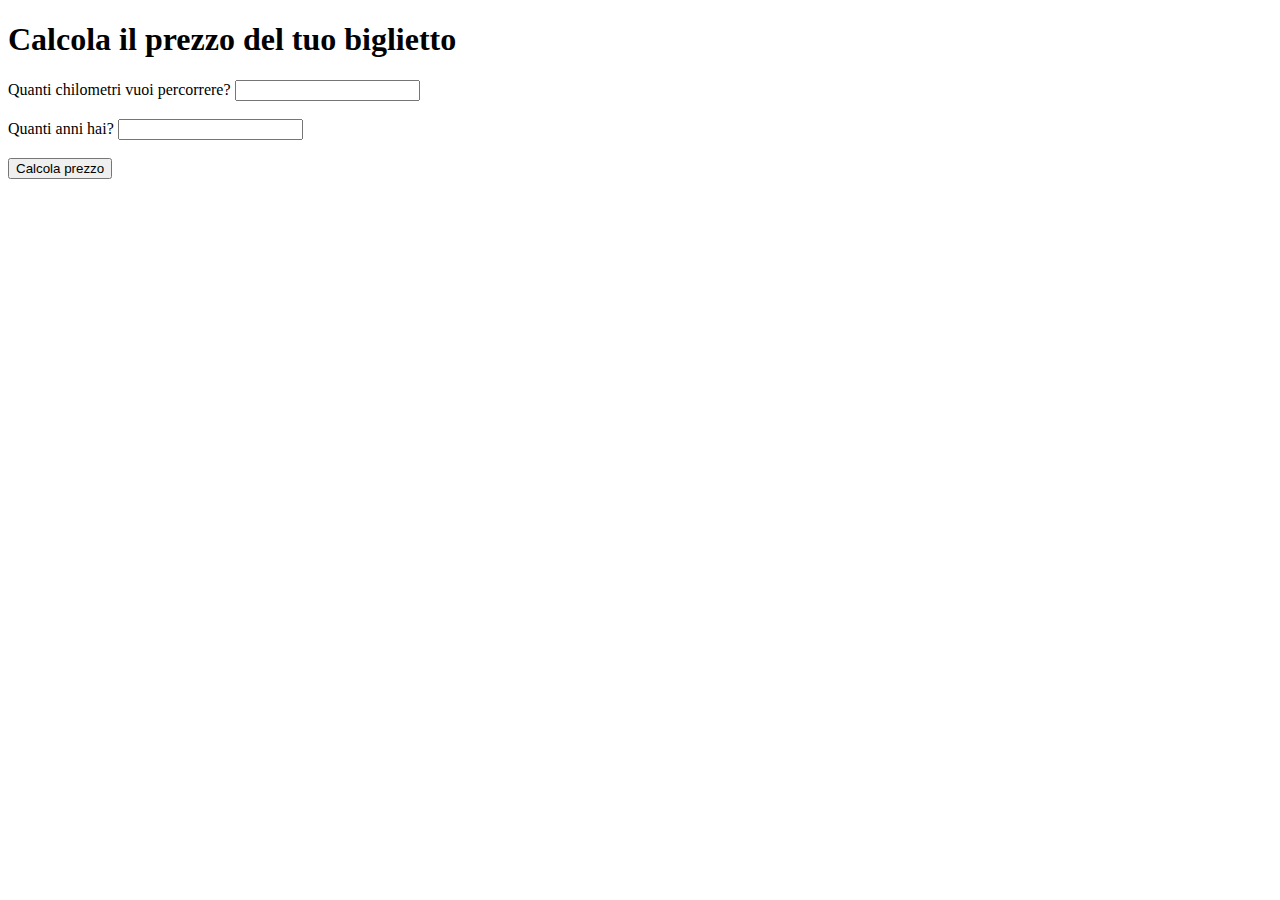
<file: js-biglietto-treno/index.html>
<!DOCTYPE html>
<html lang="it">
<head>
  <meta charset="UTF-8" />
  <meta name="viewport" content="width=device-width, initial-scale=1.0"/>
  <title>Biglietto del Treno</title>
</head>
<body>
  <h1>Calcola il prezzo del tuo biglietto</h1>

  <!--Etichetta descrittiva per il campo input dei km.
  for="km" collega il testo al campo con id="km" -->
  <label for="km">Quanti chilometri vuoi percorrere?</label> 
  
  <!-- Campo per scrivere i chilometri.
  type="number": accetta solo numeri
  id="km": serve a collegarlo al JavaScript -->
  <input type="number" id="km" />

 <br>
 <br>

  <!-- Etichetta per il campo input dell'età -->
  <label for="eta">Quanti anni hai?</label>
  <!-- Campo per scrivere l'età.
  type="number": accetta solo numeri
  id="eta": serve a collegarlo al JavaScript -->
  <input type="number" id="eta" />

  <br>
  <br>
  <!-- Bottone per calcolare il prezzo e collegamento a script.js -->
  <button id="calcola">Calcola prezzo</button>

  <h2 id="risultato"></h2>

  <script src="script.js"></script>
</body>
</html>



<!-- NOTA SU USO DI LABEL

Le label sono importanti per l'accessibilità e migliorano l'usabilità del modulo.
Collegando una label a un campo di input, si facilita la selezione del campo stesso, 
soprattutto per gli utenti che utilizzano tecnologie assistive. Inoltre, cliccando sulla label, 
si attiva automaticamente il campo di input associato.

-->
</file>
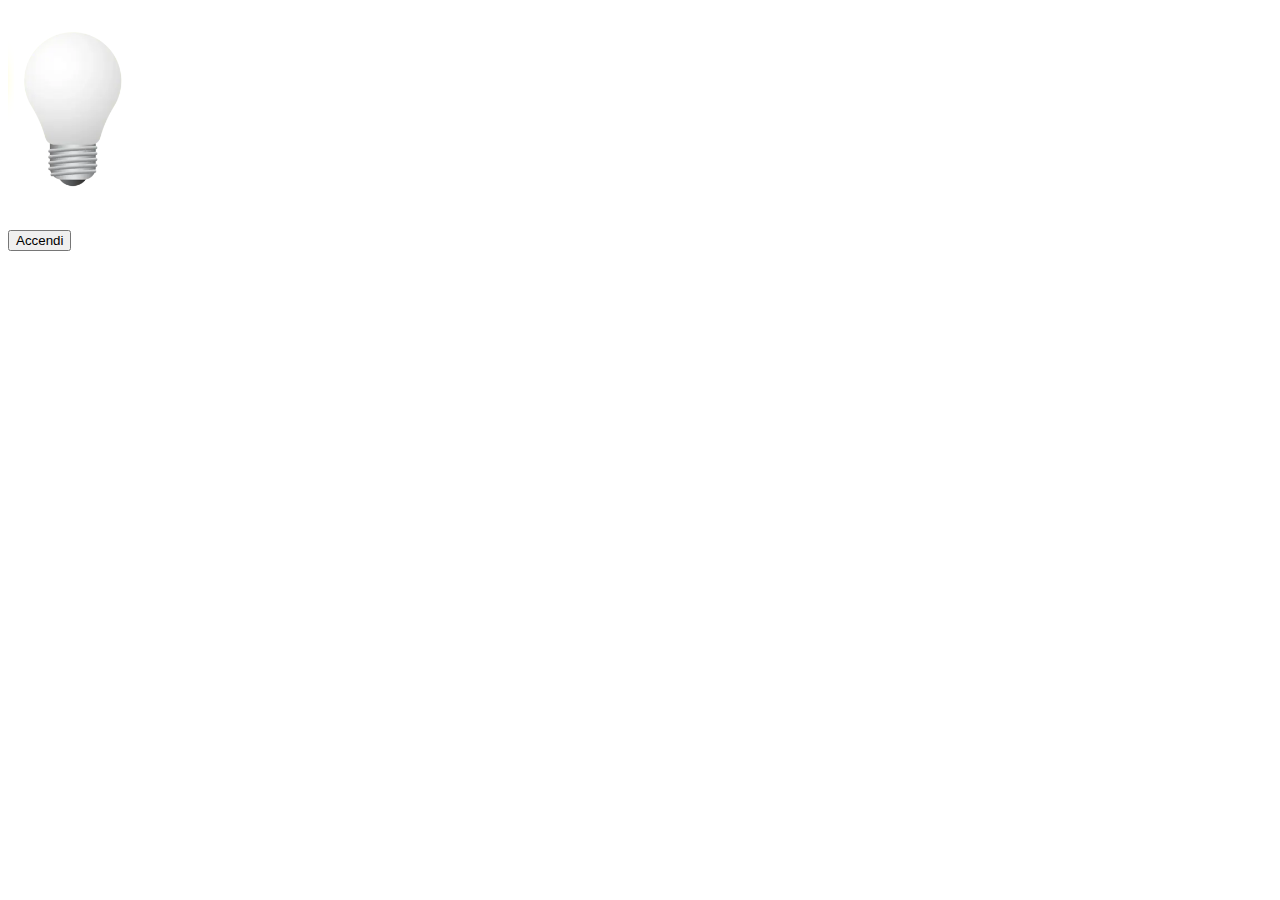
<file: js-dom-1/index.html>
<!DOCTYPE html>
<html lang="it">
<head>
  <meta charset="UTF-8">
  <title>Lampadina DOM</title>
</head>
<body>

  <img id="lampadina" src="img/white_lamp.png" alt="Lampadina spenta" width="150">
  <br><br>
  <button id="bottone">Accendi</button>

  <script src="script.js"></script>
</body>
</html>
</file>
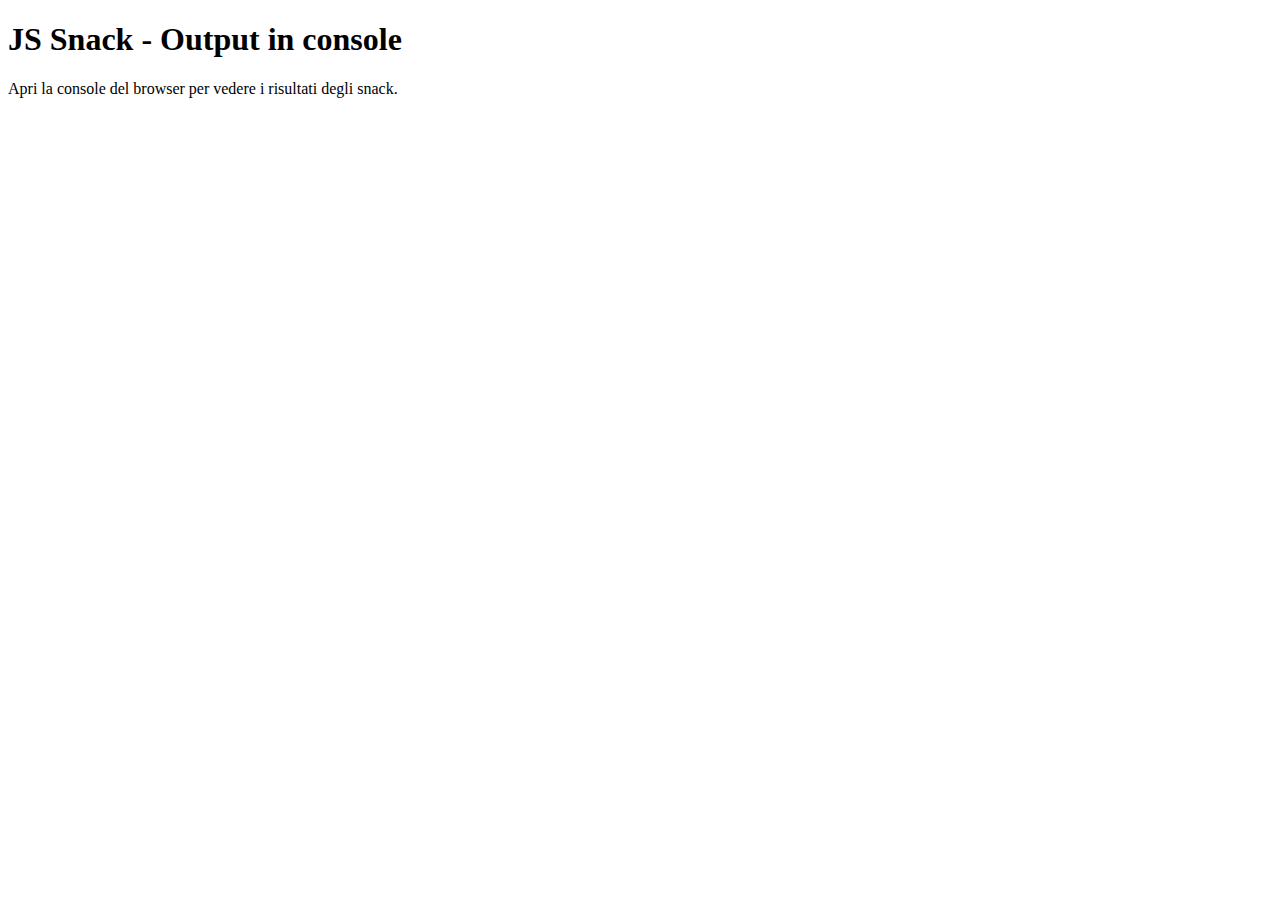
<file: js-snack-es6/index.html>
<!DOCTYPE html>
<html lang="it">
<head>
  <meta charset="UTF-8">
  <title>JS Snack ES6</title>
</head>
<body>
  <h1>JS Snack - Output in console</h1>
  <p>Apri la console del browser per vedere i risultati degli snack.</p>

  <!-- Script snack1 -->
  <script src="./snack1.js"></script>

  <!-- Script snack2 -->
  <script src="./snack2.js"></script>
</body>
</html>
</file>
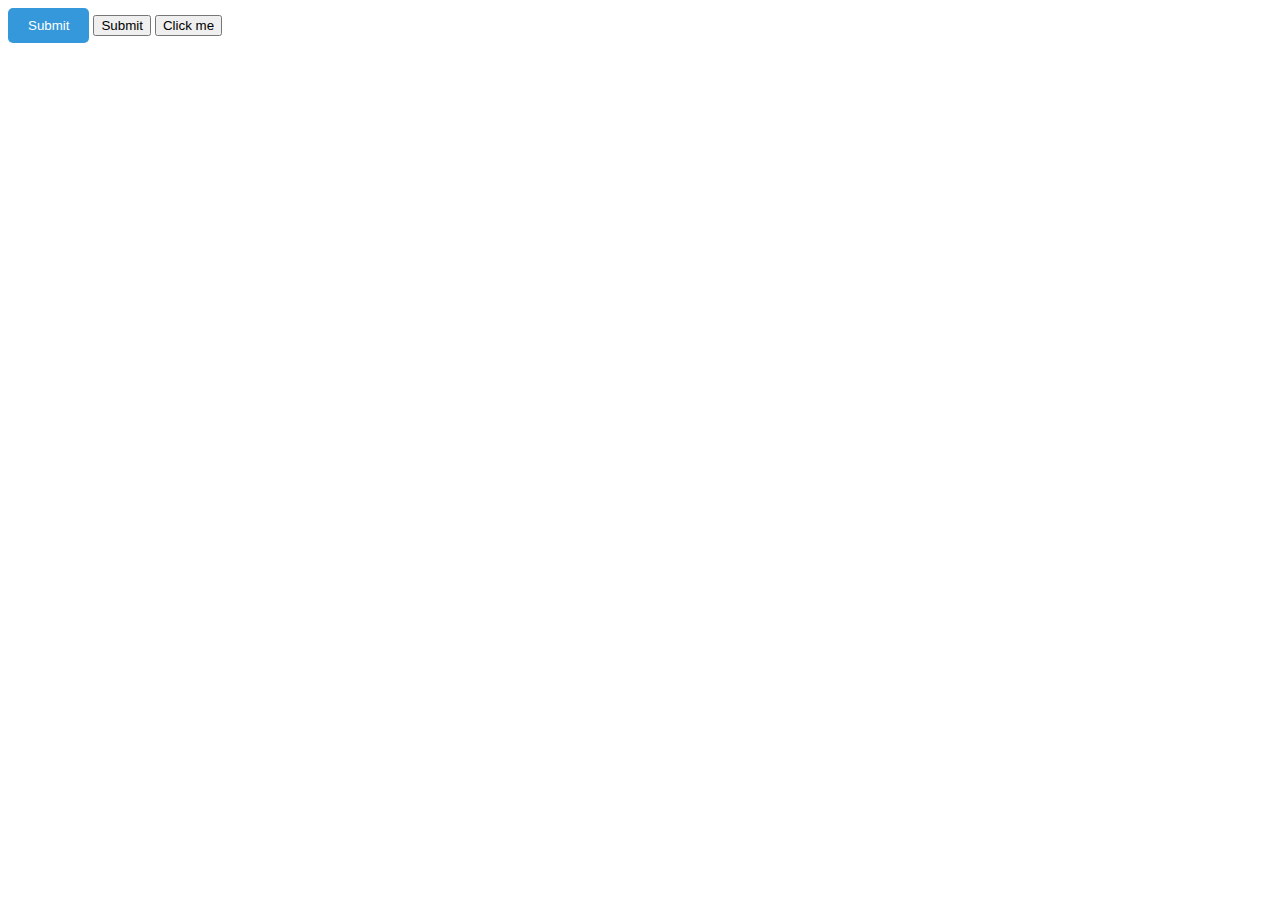
<file: livepaper_1_05_06/index.html>
<!DOCTYPE html>
<html lang="en">

<head>
    <meta charset="UTF-8">
    <meta name="viewport" content="width=device-width, initial-scale=1.0">
    <link rel="stylesheet" href="style.css">
    <title>Document</title>
</head>

<body>


    <input type="submit" value="Submit">
    <!--Cosa fa: è un bottone che invia un modulo (form).
Usato dentro un <form>: quando lo clicchi, invia i dati al server (alla URL del form).
Testo: è definito dal valore dell'attributo value-->


    <!-- <input type="submit" value="Submit">
È più semplice e più compatibile (funziona ovunque, anche su browser vecchi).
Il contenuto è solo testo: non puoi inserire icone o HTML interno.
Il testo del bottone si definisce tramite l’attributo value.-->


    <!--Per creare un bottone di tipo submit in HTML, vi sono due modi principali:-->

    <button type="submit">Submit</button>
    <!--Cosa fa: fa la stessa cosa del precedente: invia il form.
Differenza principale: puoi scrivere HTML dentro il bottone (testo, immagini, icone...).
Più flessibile per lo stile e il contenuto.-->

    <!-- <button type="submit">Invia</button>
È più flessibile: puoi mettere HTML dentro, come icone, immagini, span, ecc 
Puoi usare stili CSS più avanzati.
Il testo si scrive dentro il tag.-->



    <input type="button" value="Click me">
    <!--Cosa fa: è un bottone neutro, non invia nulla da solo.
Serve per azioni personalizzate con JavaScript (es. mostrare un messaggio, cambiare qualcosa nella pagina).
Se lo clicchi senza JS, non succede niente.-->

</body>

</html>
</file>
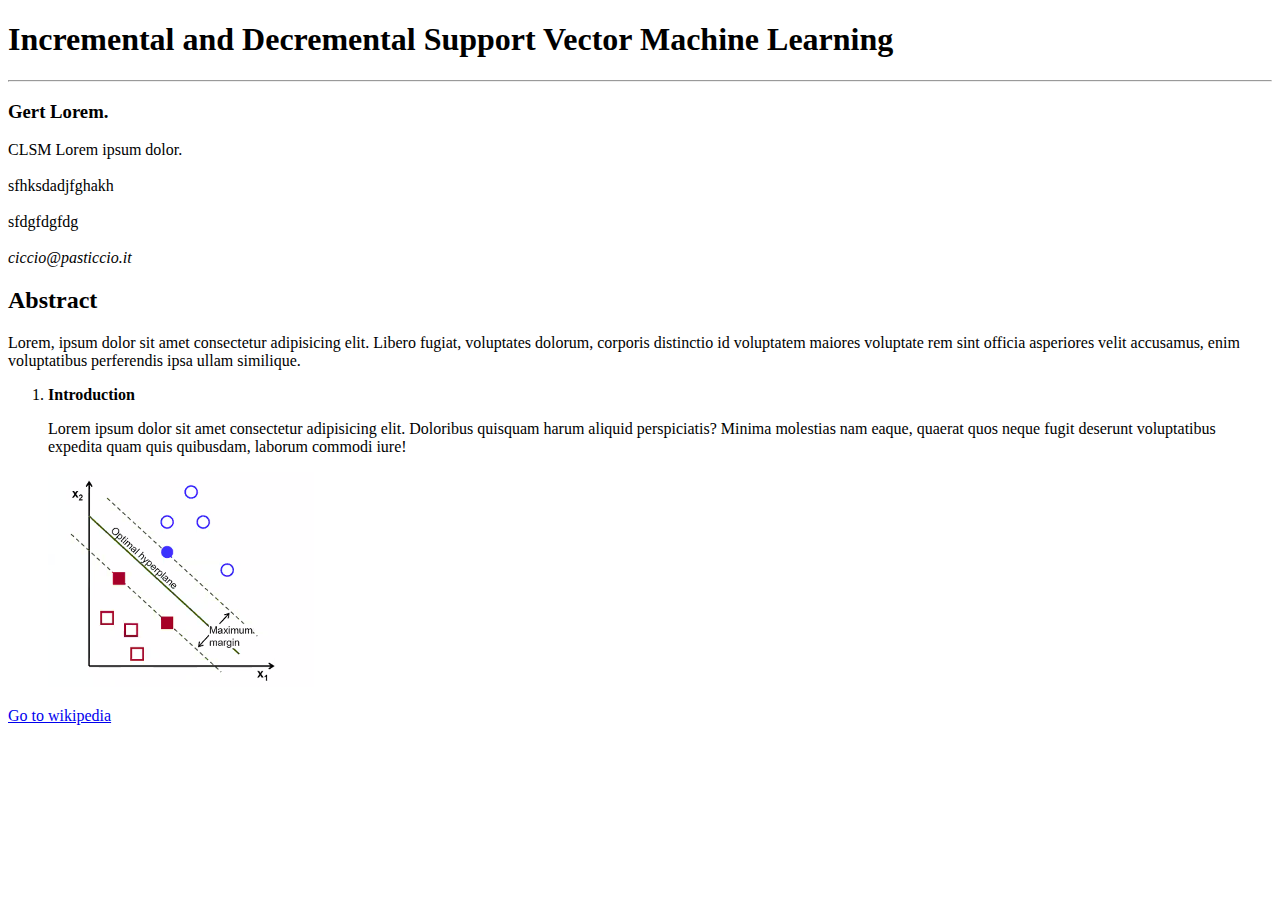
<file: livepaper_1_24_05/index.html>
<!DOCTYPE html>
<html lang="en">

<head>
    <meta charset="UTF-8">
    <meta name="viewport" content="width=device-width, initial-scale=1.0">
    <title>Live Paper</title>
</head>

<body>
    <header>
        <h1>Incremental and Decremental Support Vector Machine Learning</h1>
        <hr>
    </header>
    <main>
        <div>
            <h3>Gert Lorem.</h3>
            <span>CLSM Lorem ipsum dolor.</span><br><br>
            <span>sfhksdadjfghakh</span><br><br>
            <span>sfdgfdgfdg</span><br><br>
            <em>ciccio@pasticcio.it</em>
        </div>
        <div>
            <h2>Abstract</h2>
            <p>Lorem, ipsum dolor sit amet consectetur adipisicing elit. Libero fugiat, voluptates dolorum, corporis
                distinctio id voluptatem maiores voluptate rem sint officia asperiores velit accusamus, enim
                voluptatibus perferendis ipsa ullam similique.</p>
            <ol>
                <li>
                    <strong>Introduction</strong>
                    <p>Lorem ipsum dolor sit amet consectetur adipisicing elit. Doloribus quisquam harum aliquid
                        perspiciatis? Minima molestias nam eaque, quaerat quos neque fugit deserunt voluptatibus
                        expedita quam quis quibusdam, laborum commodi iure!</p>
                    <img src="img/immagine esercizio live coding.PNG" alt="immagine esercizio live coding">
                </li>
            </ol>
        </div>
    </main>
    <footer>
<a href="https://it.wikipedia.org/wiki/Pagina_principale" target="_blank">Go to wikipedia</a>
    </footer>
</body>

</html>
</file>
<file: html-css-booleaner/css/style.css>
/*imposto lo stile dell'header - non ha bisogno di essere richiamato con il punto . o il cancelletto #*/
header {
    background-color: #4ea0ff;
    /* il colore l'ho ottenuto analizzando l'immagine con un'estensione di Chrome ColorZilla */
    background-image: url(../img/pattern.png);
    /*si usa url per inserire il percorso dell'immagine*/
    background-size: 29%;
    /*di default, se non viene specificato, l'immagine si ripete e specificando la percentuale aumentiamo o riduciamo la dimensione*/
}

/* per impostare lo stile dell'ID logo ho dovuto richiamare lo stesso usando il cancelletto prima del nome #*/
#logo {
    width: 200px;
    /*specificando solo la larghezza automanticamente si ridimensiona anche l'altezza*/
    padding-top: 40px;
    /*distanza dall'alto misurata con PixelRuler di PowerToys Windows*/
    padding-left: 8px;
    /*distanza da sinistra*/
}

h1 {
    margin-bottom: 0px;
    /*sto togliendo lo spazio sotto*/
    line-height: 1.0;
    /*interlinea andando a capo*/

}

.info-autore {
    margin-top: 2px;
    /*sto gestendo lo spazio sopra con h1*/
    color: rgb(139, 139, 139);
    font-weight: bold;
    /*grassetto*/
    font-size: 14px;
    line-height: 0.9;
    /*interlinea con info-autore-data*/
}

.info-autore-data {
    font-weight: normal;
    /*rimozione grassetto ereditato da info-autore*/
    font-size: 10px;
}

#immagini img {
    /*se non aggiungessi IMG starei impostando l’height sul contenitore #immagini, non sulle immagini vere e proprie. Questo non modifica l’altezza delle immagini, ma solo quella del div che le contiene*/
    height: 220px;
    /*imposto l'altezza delle immagini e automaticamente si adatterà la larghezza*/
}

#didascalia-immagini {
    font-size: 10px;
}

.testo-evidenziato {
    background-color: yellow;
}

ul {
    padding-left: 16px;
    /* i pallini non fanno parte del contenuto del <li>, ma sono un elemento di stile visuale posizionato all’esterno
   Il contenuto del <li> parte dal bordo sinistro, impostando padding 0 Il pallino è ancora fuori dal contenuto, ma...
   ... non ha più spazio per essere visualizzato!*/
}

table {
    border-collapse: collapse;
    /*per evitare che le celle della tabella abbiano uno spazio tra di loro*/
    text-align: left;
    /*imposto l'allineamento del testo a sinistra*/
}

th:first-child,
/*prende il primo <th> (intestazione) di ogni riga.*/
td:first-child,
/*prende il primo <td> (cella) di ogni riga del corpo.*/
th:nth-child(2),
/*prende il secondo <th> di ogni riga.*/
td:nth-child(2)

/*prende il secondo <td> di ogni riga.*/
    {
    width: 20%;
    /*imposto la larghezza della prima e della seconda colonna della tabella AL 20% OGNUNA della larghezza totale rispetto al contenitore - Article*/
}


.head_table {
    background-color: #20a9e5;
    /*imposto il colore di sfondo della tabella*/
    color: white;
    /*imposto il colore del testo della tabella*/
    font-weight: bold;
    /*imposto il grassetto del testo della tabella*/
}

.riga_azzurra {
    background-color: #b1e5f2;
    /*imposto il colore di sfondo della riga azzurra*/
}

h4 {
    color: rgb(139, 139, 139);
    font-weight: bold;
    /*grassetto*/
    margin-bottom: 10px;
    /*sto impostando lo spazio sotto*/
}

#Foto_Monitor_1 {
    /*sto impostando lo stile per Foto_Monitor_1*/
    background-image: url(../img/monitor.jpg);
    background-size: cover;
    width: 300px;
    /*larghezza del div*/
    height: 200px;
    /*altezza del div*/
    color: white;
    /*colore del testo all'interno del div*/
    font-weight: bold;
    /*grassetto del testo all'interno del div*/
    padding-left: 12px;
    /* sposta il testo verso destra */
    padding-top: 12px;
    /* sposta il testo verso il basso della stessa distanza */

}

#Foto_Monitor_2 {
    /*sto impostando lo stile per Foto_Monitor_2*/
    background-image: url(../img/graph.jpg);
    background-size: cover;
    width: 300px;
    /*larghezza del div*/
    height: 200px;
    /*altezza del div*/
    color: white;
    /*colore del testo all'interno del div*/
    font-weight: bold;
    /*grassetto del testo all'interno del div*/
    padding-left: 12px;
    /* sposta il testo verso destra */
    padding-top: 12px;
    /* sposta il testo verso il basso della stessa distanza */
}
</file>
<file: htmlcss-discord/css/style-final.css>
* {
    margin: 0;
    /* rimuove margini predefiniti */
    padding: 0;
    /* rimuove padding predefiniti */
    box-sizing: border-box;
    /* include padding e bordo nelle dimensioni degli elementi */
}


/* ========================= */
/* FONT PRINCIPALE DEL SITO */
/* ========================= */

/* Applica il font "Noto Sans" al corpo del documento */
/* e imposta un colore di testo predefinito */
body {
    font-family: 'Noto Sans', sans-serif;
    /* Font principale con fallback */
    color: #ffffff;
    /* Colore di testo di base (bianco) */
    font-size: 16px;
    /* Dimensione di base leggibile */
    line-height: 1.6;
    /* Spaziatura verticale gradevole */
}


/* ========================= */
/*  HEADER - NAVIGATION BAR  */
/* ========================= */

/* ❗️Nota: il colore di sfondo blu va applicato su `.box-header`, non su `header`.  
È importante inserire anche `padding-top: 20px` per evitare che l’immagine venga tagliata in alto. */

.box-header {
    background-color: #255ee9;
    /* colore blu Discord */
    padding-top: 20px;
    /* spazio sopra l'header */
    padding-bottom: 0px;
    /* rimozione spazio sotto l'immagine hero: evita ci sia del colore */
}


nav {
    display: flex;
    /* disposizione orizzontale */
    justify-content: space-between;
    /* distribuisce gli elementi */
    align-items: center;
    /* allinea verticalmente */
    max-width: 1200px;
    /* larghezza massima del contenuto */
    margin: 0 auto;
    /* centra tutto orizzontalmente*/
    padding: 0 20px;
    /* margine interno ai lati */
}

/* ========================= */
/* LOGO A SINISTRA */
/* ========================= */

.logo img {
    height: 35px;
    /* altezza fissa per il logo */
}

/* ========================= */
/* LINK CENTRALI (testi cliccabili) */
/* ========================= */

.links {
    display: flex;
    gap: 30px;
    /* distanza tra le voci */
    font-size: 14px;
}

.links a {
    color: white;
    font-weight: 500;
    text-decoration: none;
    /* rimuove la sottolineatura */
    cursor: pointer;
    /* manina al passaggio */
    transition: color 0.2s;
    /* transizione al passaggio del mouse: cambia il colore (definito in :hover) e il tempo di transizione */
}

.links a:hover {
    color: #b9c9ff;
    /* leggero effetto hover */
}

/* ========================= */
/* BOTTONE ACCEDI */
/* ========================= */

.login {
    background-color: white;
    color: black;
    padding: 8px 16px;
    border-radius: 40px;
    font-weight: bold;
    font-size: 14px;
    cursor: pointer;
    border: none;
    transition: background-color 0.2s;
    /* transizione al passaggio del mouse */
}

.login:hover {
    background-color: #e6e6e6;
}


/* ========================= */
/* HERO SECTION              */
/* ========================= */

/* Contenitore principale della sezione hero (subito sotto l’header) */
.hero {
    background-image: url("../img/jumbo.png");
    background-size: cover;
    /* copre tutta l'area senza distorsioni */
    background-position: center;
    /* centra l'immagine di sfondo: altrimenti con uno zoom il testo non rimarrebbe centrale */
    background-repeat: no-repeat;
    padding: 150px 0;
    /* spazio sopra e sotto il contenuto: altrimenti l'immagine sfondo sarebbe troppo piccola */
    text-align: center;
    color: white;
}



/* Box interno che limita la larghezza massima del contenuto */
.box-hero {
    max-width: 900px;
    /* larghezza massima del contenuto, oltre non cresce */
    margin: 0 auto;
    /* centra orizzontalmente il box */
    padding: 0 20px;
    /* margine interno laterale per non far toccare il bordo */
}

/* Titolo grande: “Il tuo posto per parlare” */
.hero h1 {
    font-size: 48px;
    /* dimensione grande del testo */
    font-weight: 800;
    /* testo molto marcato (grassetto estremo) */
    margin-bottom: 30px;
    /* spazio sotto il titolo prima del paragrafo */
}

/* Paragrafo descrittivo (sotto il titolo) */
.hero p {
    font-size: 18px;
    /* dimensione leggibile ma più piccola del titolo */
    line-height: 1.6;
    /* altezza interlinea per migliorare la leggibilità */
    margin-bottom: 40px;
    /* spazio sotto il paragrafo prima dei bottoni */
}

/* Contenitore dei due bottoni (scarica e browser) */
.hero-buttons {
    display: flex;
    /* i bottoni vanno affiancati orizzontalmente */
    justify-content: center;
    /* centra orizzontalmente i bottoni */
    gap: 20px;
    /* distanza tra un bottone e l’altro */
    flex-wrap: wrap;
    /* se manca spazio, i bottoni vanno a capo senza uscire dai limiti */
}

/* Stile base per tutti i bottoni della hero */
.hero-buttons button {
    font-size: 16px;
    /* dimensione del testo dei bottoni */
    padding: 14px 22px;
    /* spazio interno (alto-basso 14px, destra-sinistra 22px) */
    border: none;
    /* nessun bordo visibile */
    border-radius: 25px;
    /* angoli arrotondati, effetto “pillola” */
    cursor: pointer;
    /* cambia il cursore in manina quando ci passi sopra */
    font-weight: bold;
    /* testo in grassetto */
}

/* Bottone “Scarica per Mac” - fondo bianco, testo nero */
.hero-buttons .mac {
    background-color: white;
    /* sfondo del bottone */
    color: black;
    /* colore del testo */
}

/* Bottone “Apri Discord nel tuo browser” - fondo scuro, testo bianco */
.hero-buttons .browser {
    background-color: #23272a;
    /* grigio molto scuro, stile Discord */
    color: white;
    /* testo bianco */
}


/* ========================= */
/*    SEZIONE ALTERNATA      */
/* ========================= */

/* SFONDI ALTERNATI */

.sezione-bianca {
    background-color: white;
}

.sezione-grigia {
    background-color: #f6f6f6;
}


.box-sezione-alternata {
    display: flex;
    /* disposizione orizzontale: mette immagine e testo affiancati */
    align-items: center;
    justify-content: space-between;
    /* distribuisce lo spazio tra immagine e testo: li spinge entrambi ai lati */
    max-width: 1100px;
    /* larghezza massima del contenuto */
    margin: 0 auto;
    /* centra orizzontalmente il contenuto: sopra e sotto non mette spazio */
    padding: 100px 30px;
    /* margine interno: spazio sopra e sotto, 30px ai lati */
    gap: 60px;
    /* spazio tra immagine e testo */
}


/* Larghezza proporzionale piccola e grande (immagine e testo)
"Il codice usa il sistema Flexbox per dividere lo spazio tra due elementi.
flex: 1.3 significa che quell’elemento prende 1.3 parti di spazio, mentre l’altro con flex: 1 prende 1. 
Così, il primo elemento risulta più largo in proporzione.
È un modo per controllare la dimensione relativa degli elementi in un layout flessibile, senza usare valori fissi." */

.box-sezione-alternata .grande {
    flex: 1.3;
}

.box-sezione-alternata .piccola {
    flex: 1;
}

/* Testo */
.box-sezione-alternata h2 {
    font-size: 32px;
    font-weight: 700;
    /* testo in grassetto */
    margin-bottom: 20px;
    color: black;
}

.box-sezione-alternata p {
    font-size: 18px;
    line-height: 1.6;
    /* altezza interlinea per migliorare la leggibilità */
    color: black;
}

/* IMMAGINE RESPONSIVE */
.box-sezione-alternata img {
    max-width: 100%;
    /* larghezza massima 100%: si adatta al contenitore */
    height: auto;
    /* altezza automatica per mantenere le proporzioni */
    display: block;
    /* rende l'immagine un blocco, occupa tutta la larghezza disponibile */
}


/* SEZIONE INVERTITA: 2 SEZIONE */
.sezione-invertita .grande {
    order: 2;
    /* mette l'immagine a destra */
}

.sezione-invertita .piccola {
    order: 1;
    /* mette il testo a sinistra */
}

/* ========================= */
/*       SEZIONE ONDE        */
/* ========================= */

.onda {
    position: relative;
    width: 100%;
    height: 100px;
    overflow: hidden;
    line-height: 0;
}

.onda svg {
    position: absolute;
    top: 0;
    left: 0;
    width: 100%;
    height: 100%;
    display: block;
}

/* ========================= */
/*       BLOCCO FINALE       */
/* ========================= */

/* box-blocco-finale è il contenitore esterno. Serve a definire lo sfondo grigio e centrare il contenuto.*/
.box-blocco-finale {
    background-color: #f6f6f6;
    text-align: center;
    padding: 100px 30px;
}

/* box-contenuto-finale è il contenitore interno, con una larghezza massima (1100px) 
per non far allargare troppo il contenuto su schermi grandi. */
.box-contenuto-finale {
    max-width: 1100px;
    margin: 0 auto;
    color: black;
}

.box-contenuto-finale h2 {
    font-size: 32px;
    font-weight: 700;
    margin-bottom: 20px;
}

.box-contenuto-finale p {
    font-size: 18px;
    line-height: 1.6;
    margin-bottom: 40px;
}

/* L'immagine principale ha una classe illustrazione-finale per gestire dimensione responsive, margine inferiore, e centratura. */
.box-contenuto-finale img.illustrazione-finale {
    max-width: 100%;
    /* larghezza massima 100%: si adatta al contenitore */
    height: auto;
    /* altezza automatica per mantenere le proporzioni */
    display: block;
    /* rende l'immagine un blocco, occupa tutta la larghezza disponibile */
    margin: 0 auto;
    /* margine superiore e inferiore 0, per centrare l'immagine l'auto equidistanzia */
}

/* L'immagine delle stelle ha una classe stars per gestire dimensione, margine e centratura. 
viene usata come separatore tra l'illustrazione e il testo */
.box-contenuto-finale img.stars {
    margin: 0 auto;
    /* margine superiore e inferiore 0, per centrare l'immagine l'auto equidistanzia */
    height: 45px;
    display: block;
    /* rende l'immagine un blocco, occupa tutta la larghezza disponibile */
}

.box-contenuto-finale h3 {
    font-size: 24px;
    font-weight: 800;
    margin-top: 0px;
    margin-bottom: 30px;
}

.box-contenuto-finale .mac {
    background-color: #5865f2;
    color: white;
    font-size: 16px;
    padding: 12px 28px;
    border-radius: 25px;
    border: none;
    cursor: pointer;
}

.box-contenuto-finale .mac:hover {
    background-color: #4752c4;
}



/* ========================= */
/*        FOOTER STILE       */
/* ========================= */

footer {
  background-color: #23272a;
  color: white;
  font-size: 14px;
}

.box-footer {
  max-width: 1200px;
  margin: 0 auto;
  padding: 60px 30px;
}

.footer-top {
  display: flex;
  flex-wrap: wrap;
  justify-content: space-between;
  gap: 40px;
}

/* Parte sinistra */
.footer-left {
  flex: 1;
  min-width: 200px;
}

.logo-footer {
  height: 30px;
  margin-bottom: 20px;
}

.footer-left h4 {
  font-size: 16px;
  font-weight: 700;
  margin-bottom: 16px;
}

.bandiera {
  height: 20px;
  margin-bottom: 20px;
}

.social i {
  margin-right: 12px;
  font-size: 18px;
  cursor: pointer;
}

/* Colonne */
.footer-columns {
  display: flex;
  flex: 3;
  justify-content: space-between;
  flex-wrap: wrap;
}

.colonna h5 {
  font-size: 14px;
  color: #5865f2;
  margin-bottom: 16px;
}

.colonna ul {
  list-style: none;
}

.colonna ul li {
  margin-bottom: 10px;
}

.colonna ul li a {
  color: white;
  text-decoration: none;
}

.colonna ul li a:hover {
  text-decoration: underline;
}

/* Linea divisoria */
footer hr {
  border: none;
  border-top: 1px solid #3c3f45;
  margin: 40px 0 20px;
}

/* Parte inferiore finale */
.footer-bottom {
  display: flex;
  justify-content: space-between;
  align-items: center;
  flex-wrap: wrap;
}

.footer-bottom .registrati {
  background-color: #5865f2;
  color: white;
  border: none;
  border-radius: 40px;
  padding: 8px 18px;
  font-weight: bold;
  cursor: pointer;
}

.footer-bottom .registrati:hover {
  background-color: #4752c4;
}
</file>
<file: htmlcss-responsive-layout/css/style.css>
/* Generics */

* {
	margin: 0;
	padding: 0;
	box-sizing: border-box;
}

body {
	font-family: Montserrat, 'Helvetica Neue', sans-serif;
}

/* Utilities */
.container {
	max-width: 1080px;
	margin: 0 auto;
}

.clearfix::after {
	display: table;
	content: '';
	clear: both;
}

/* Buttons */

.btn {
	border: 0;
	font-size: 14px;
	font-weight: bold;
	padding: 10px 15px;
	border-radius: 20px;
	cursor: pointer;
	text-transform: uppercase;
	background-color: #fff;
}

.btn-orange {
	color: #fff;
	background-color: #f7972e;
}

/*  HEADER  */

#topbar {
	height: 70px;
	padding: 0 20px;
	background-color: #fff;

	display: flex;
	align-items: center;
	justify-content: center;
}

#logo {
	color: #ff9614;
	font-size: 3em;
	text-decoration: none;
	font-family: 'Nerko One', cursive;
	text-transform: uppercase;
	text-shadow: 1px 1px 1px rgba(0, 0, 0, 0.5);
}

/* MAIN */

main {
	background-color: #f6f5f3;
	padding: 20px;
	min-height: calc(100vh - 70px);
}

/* ADS */
.ads {
	display: none; /* Gli annunci pubblicitari sono nascosti (visibili in relazione al file responsive.css) */
	margin: 30px auto;
}

.ads img {
	max-width: 100%;
}

/************* RECIPE *************/

/* Recipe header */

.recipe header {
	display: flex;
	justify-content: space-between;
	align-items: flex-end;
	margin-bottom: 20px;
}

.recipe-title {
	width: 85%;
}

.recipe-origin {
	display: none;
}

.recipe-rating {
	width: 15%;
	min-width: 150px;
	display: flex;
	gap: 10px;
	align-items: center;
	justify-content: flex-end;
}

.fa-star {
	color: #f7972e;
}

.recipe-category {
	color: #999;
	font-size: 14px;
	font-weight: normal;
	letter-spacing: 1px;
	text-transform: uppercase;
	margin-bottom: 10px;
}

.recipe-name {
	color: #4e3969;
	font-weight: 800;
}

/* Recipe Card */
.recipe-card {
	background-color: white;

	border-radius: 3px;
	box-shadow: 0 5px 10px rgb(45 34 60 / 12%);

	margin-bottom: 30px;
}

.recipe-video {
	height: 50vw;
}

.recipe-video iframe {
	border: 0;
	width: 100%;
	height: 100%;
	display: block;
}

/* Recipe Information */

.recipe-info {
	padding: 30px;
}

.well {
	padding: 15px;
	background-color: #f6f5f9;
}

.well hr {
	border: 0;
	height: 1px;
	margin: 15px 0;
	background-color: #dedede;
}

.top-well {
	display: flex;
	align-items: center;
	justify-content: space-between;
}

.bottom-well {
	font-size: 12px;
	font-weight: 500;
	text-transform: uppercase;
}

.calories {
	font-size: 13px;
}

.badge {
	color: #fff;
	background-color: #7b69a2;
	font-weight: 500;
	font-size: 12px;
	padding: 2px 5px;
	border-radius: 3px;
}

.info {
	color: #f7972e;
	font-weight: bold;
}

/* Quick Notes */

.quick-notes {
	margin-top: 30px;
}

.quick-notes li {
	font-size: 14px;
	margin: 15px 0;
	list-style-type: none;
}

.quick-notes li::before {
	color: #f7972e;
	font-weight: 900;
	margin-right: 5px;
	font-family: 'Font Awesome 5 Free';
}

.blender::before {
	content: '\f517';
}

.clock::before {
	content: '\f017';
}

.cost::before {
	content: '\f153';
}

.pie::before {
	content: '\f200';
}

.utensils::before {
	content: '\f2e7';
}

.pin::before {
	content: '\f08d';
}

/*  SOCIAL NETWORKS */

.social-networks {
	display: flex;
	align-items: center;
	justify-content: space-between;
	gap: 20px;
	margin-bottom: 10px;
}

.social-networks button {
	box-shadow: 0 5px 10px rgb(45 34 60 / 12%);
}

.social-networks .label {
	display: none;
}

.fa-facebook {
	color: #1a77f3;
}
.fa-twitter {
	color: #009eff;
}

.fa-pinterest,
.fa-youtube {
	color: #e62222;
}

.fa-instagram {
	color: #dc3d78;
}

/* PRESENTATION */

.presentation {
	margin: 30px 0;
}

.presentation h3 {
	text-transform: uppercase;
	font-weight: 500;
	font-size: 1.8rem;
}
.presentation hr {
	width: 80px;
	border: 0;
	height: 2px;
	background-color: #f7972e;
	margin-top: 10px;
}

.presentation p {
	margin-top: 20px;
	line-height: 2rem;
}

.presentation img {
	max-width: 300px;
	display: block;
	margin: 0 auto;
	margin-bottom: 10px;
	box-shadow: 0 5px 10px rgb(45 34 60 / 12%);
}

/* FOOTER */

footer {
	padding: 20px;
	min-height: 80px;
	font-size: 0.8rem;
	color: #fff;
	background-color: #7c69a4;
	text-align: center;
}

address {
	font-style: normal;
	line-height: 1.5rem;
}

footer ul {
	list-style-type: none; /* togliere i simobili di default da elenchi HTML */
	display: flex;
	flex-wrap: wrap;
	justify-content: center;
}

footer li {
	margin: 10px;
}

footer a {
	color: white;
}
</file>
<file: htmlcss-responsive-layout/css/responsive.css>
/* MODALITA' ALTERNATIVA PER DISPOSITIVI TABLET (≥768px) */

@media (min-width: 768px) {
  /* 1. Logo allineato a sinistra */
  #topbar {
    justify-content: flex-start;
  }

  /* 2. Padding del main più ampio */
  main {
    padding: 40px;
  }

  /* 3. Mostrare il testo nascosto: "(Dolce Tradizionale)" */
  .recipe-origin {
    display: inline;
  }

  /* 4. Titolo della ricetta più grande */
  .recipe-name {
    font-size: 2rem;
  }

  /* 5. (Recipe) Info ricetta in griglia */
  .recipe-info {
    display: grid; /* Mostra le info in griglia */
    grid-template-columns: 1fr 1fr; /* Due colonne: 1fr significa "una frazione del totale disponibile" */
    gap: 30px;
  }

  /* 6. Bottoni social più larghi */
  .social-networks .btn {
    width: 100%;
  }

  /* 7. Mostrare il banner pubblicitario */
  .ads {
    display: block; /* Mostra gli annunci pubblicitari: occupa tutta la larghezza disponibile del contenitore */
  }

  /* 8. Immagine nella descrizione circondata dal testo */
  .presentation p img {
    float: left;
    margin-right: 20px;
    margin-bottom: 10px;
  }
}


/* MODALITA' ALTERNATIVA PER DISPOSITIVI DESKTOP (≥992px)*/


@media (min-width: 992px) {
  /* 1. Titolo della ricetta ancora più grande */
  .recipe-name {
    font-size: 2.5rem;
  }

  /* 2. (Recipe) Info ricetta una sotto l’altra: torna a blocco verticale */
  .recipe-info {
    display: block;
  }

  /* 3. Video e info affiancati */
  .recipe-card {
    display: flex;
  }

  .recipe-video {
    width: 60%;
    height: auto;
  }

  .recipe-info {
    width: 40%;
    padding: 30px;
  }

  /* 4. Mostrare etichette social: Etichette social (Facebook, Twitter...) visibili  */
  .social-networks .label {
    display: inline;
  }

  /* 5. Footer su due colonne */
  footer {
    text-align: left;
    display: flex;
    justify-content: space-between;
    align-items: center;
    flex-wrap: wrap;
  }

  footer nav ul {
    justify-content: flex-end;
  }
}

/* MODALITA' ALTERNATIVA PER DISPOSITIVI MOBILE (BONUS) (≥576px) */

@media (min-width: 576px) {
  /* 1. Immagine con float a sinistra: circondare immagine con testo nella descrizione */
  .presentation p img {
    float: left;
    margin-right: 20px;
    margin-bottom: 10px;
  }

  /* 2. Bottoni social più larghi già su mobile grande */
  .social-networks .btn {
    width: 100%;
  }
}
</file>
<file: livepaper_1_05_06/style.css>
:root {
  --primary-color: #3498db;
  --secondary-color: #2ecc71;
  --font-stack: 'Helvetica Neue', sans-serif;
  --border-radius: 5px;
}

/*  Styles for form elements */

/*:root è un selettore CSS che rappresenta l’elemento radice del documento (in pratica, <html>).

All'interno di :root, vengono dichiarate delle variabili CSS personalizzate (detti anche custom properties):

--primary-color: blu (#3498db)

--secondary-color: verde (#2ecc71)

--font-stack: font "Helvetica Neue", con alternativa sans-serif

--border-radius: raggio di 5px per angoli arrotondati*/


input[type="submit"] {
  background-color: var(--primary-color);
  color: white;
  font-family: var(--font-stack);
  border: none;
  border-radius: var(--border-radius);
  padding: 10px 20px;
  cursor: pointer;
}

/*Questa regola CSS applica uno stile personalizzato a tutti gli elementi HTML <input type="submit">, ovvero i bottoni usati per inviare form.*/
</file>
